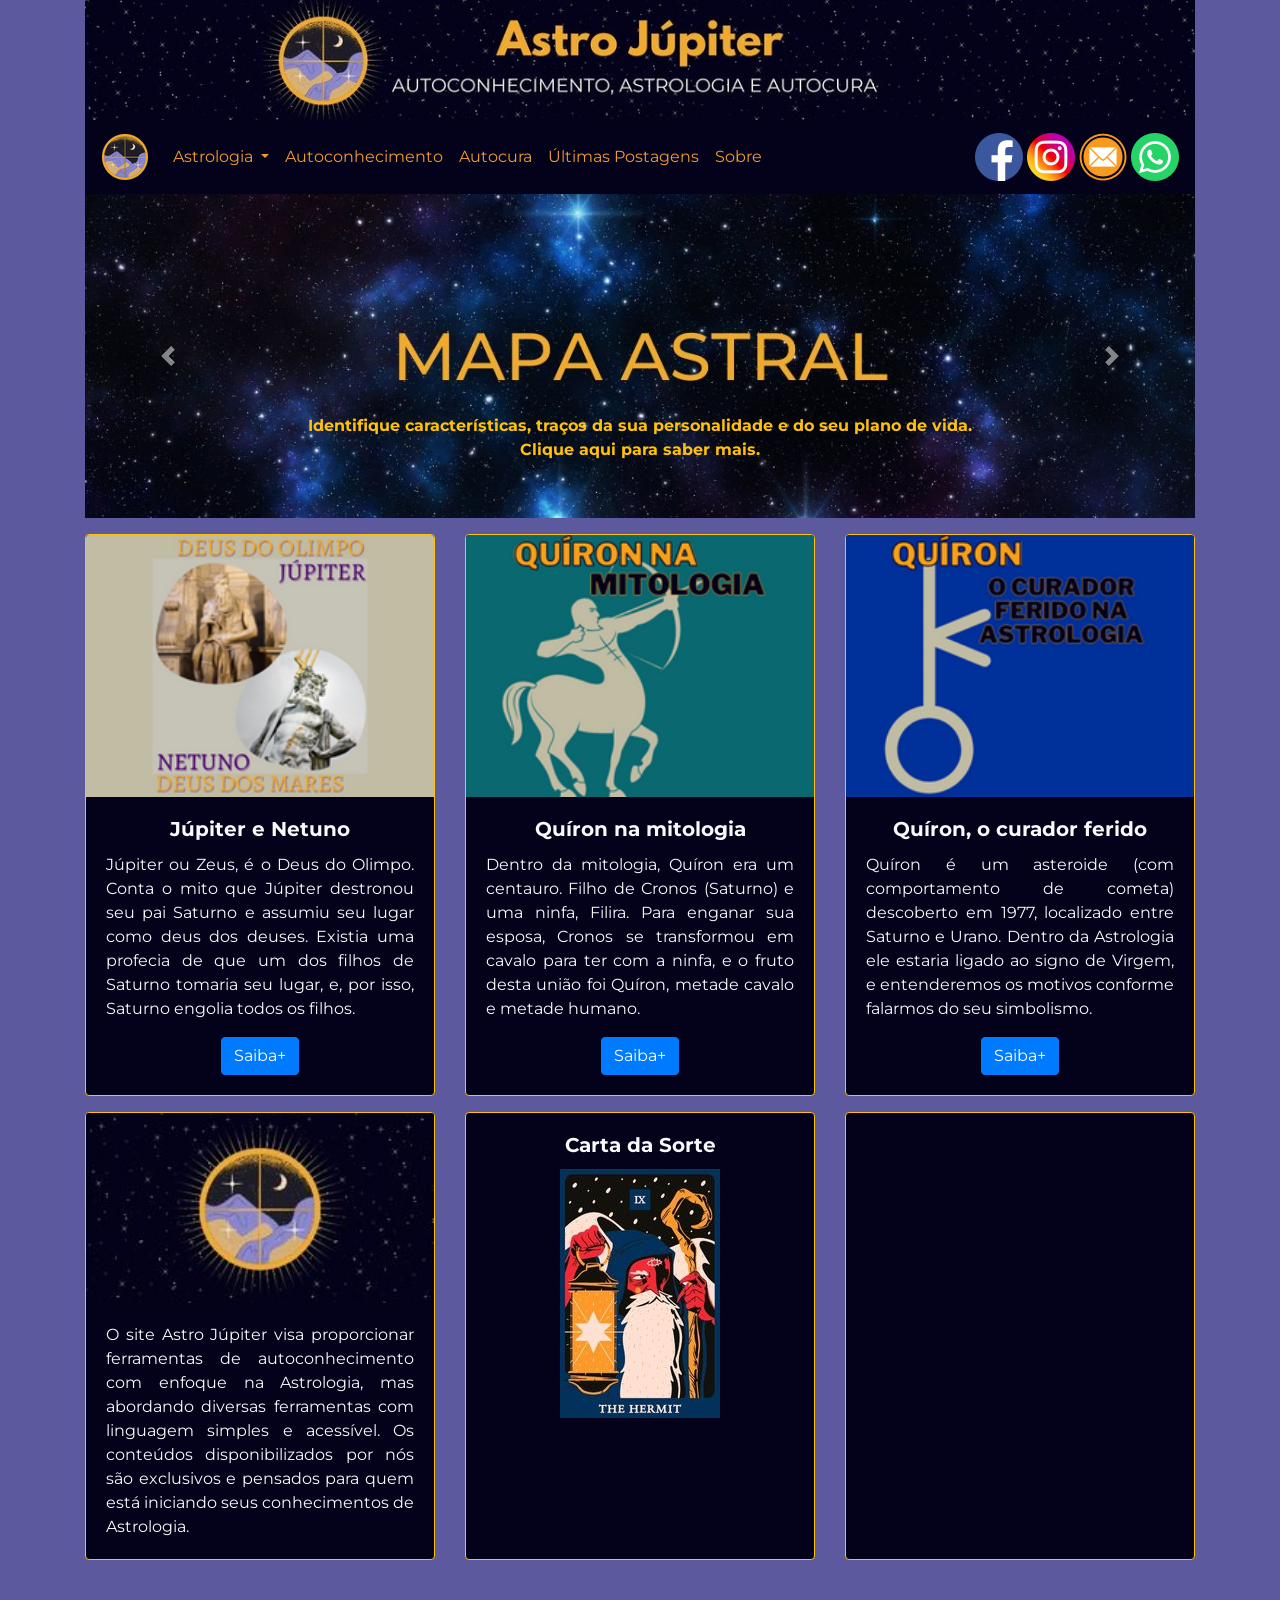
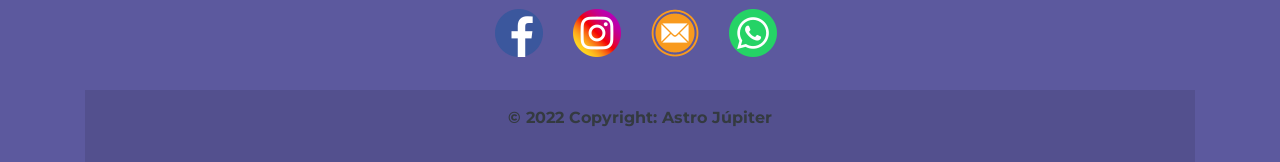
<file: astrojupiter/index.html>
<!DOCTYPE html>
<html lang="pt-br">

<head>
	<meta charset="UTF-8">
	<meta http-equiv="X-UA-Compatible" content="IE=edge">
	<meta name="viewport" content="width=device-width, initial-scale=1.0, shrink-to-fit=no">
	<meta name="description" content="Autoconhecimento Astrologia e Autocura">
	<meta name="keywords"
		content="autoconhecimento, astrologia, autocura, mapa astral, signos, zodiaco, mitologia, astro jupiter, planeta">
	<link rel="stylesheet" href="bootstrap/css/bootstrap.min.css">
	<link href="https://fonts.googleapis.com/css2?family=Montserrat&display=swap" rel="stylesheet">
	<link rel="shortcut icon" href="img/favicon.ico" type="image/x-icon">
	<link rel="stylesheet" href="style.css">
	<title>Astro Júpiter</title>
</head>

<body>
	<!-- BANNER TOPO -->
	<div class="container">
		<img src="img/banner-topo.jpg" alt="Banner Topo" class="img-fluid">

		<!-- FIM BANNER TOPO -->

		<!-- MENU -->
		<nav class="navbar navbar-expand-lg navbar-dark corDeFundo">
			<a class="navbar-brand" href="index.html"><img src="img/logo.png" alt="" class="fluid"></a>
			<button class="navbar-toggler" type="button" data-toggle="collapse" data-target="#conteudoNavbarSuportado"
				aria-controls="conteudoNavbarSuportado" aria-expanded="false" aria-label="Alterna navegação">
				<span class="navbar-toggler-icon"></span>
			</button>

			<div class="collapse navbar-collapse" id="conteudoNavbarSuportado">
				<ul class="navbar-nav mr-auto">
					<li class="nav-item dropdown">
						<a class="nav-link dropdown-toggle" href="#" id="navbarDropdown" role="button"
							data-toggle="dropdown" aria-haspopup="true" aria-expanded="false" style="color: #f19b2c;">
							Astrologia
						</a>
						<div class="dropdown-menu corDeFundo" aria-labelledby="navbarDropdown">
							<a class="dropdown-item" href="mapa-astral.html" style="color: #f19b2c;">Mapa Astral</a>
							<a class="dropdown-item" href="signos.html" style="color: #f19b2c;">Signos</a>
							<a class="dropdown-item" href="artigos.html" style="color: #f19b2c;">Artigos</a>
							<a class="dropdown-item" href="ebooks.html" style="color: #f19b2c;">E-Books</a>
						</div>
					</li>
					<li class="nav-item active">
						<a class="nav-link" href="autoconhecimento.html" style="color: #f19b2c;">Autoconhecimento<span
								class="sr-only"></span></a>
					</li>
					<li class="nav-item active">
						<a class="nav-link" href="autocura.html" style="color: #f19b2c;">Autocura<span
								class="sr-only"></span></a>
					</li>
					<li class="nav-item active">
						<a class="nav-link" href="posts.html" style="color: #f19b2c;">Últimas Postagens<span
								class="sr-only"></span></a>
					</li>
					<li class="nav-item active">
						<a class="nav-link" href="sobre.html" style="color: #f19b2c;">Sobre<span
								class="sr-only"></span></a>
				</ul>
			</div>
			<div>
				<a href="https://www.facebook.com/astro.jupter" target="_blank"><img src="img/facebook.png"
						alt="Facebook" title="Facebook" class="fluid"></a>
				<a href="https://www.instagram.com/astro.jupter/" target="_blank"><img src="img/instagram.png"
						alt="Instagram" title="Instagram" class="fluid"></a>
				<a href="mailto:contatoastrojupiter@gmail.com" target="_blank"><img src="img/email.png" alt="E-Mail"
						title="E-mail" class="fluid"></a>
				<a href="http://wa.me/+5511951454047" target="_blank"><img src="img/whatsapp.png" alt="Whatsapp"
						title="Whatsapp" class="fluid"></a>
			</div>
		</nav>
	</div>
	<!-- FIM MENU -->

	<!-- CARROSSEL-->
	<div class="container">
		<div id="carouselExampleFade" class="carousel slide carousel-fade" data-ride="carousel">
			<div class="carousel-inner">
				<div class="carousel-item active">
					<a href="mapa-astral.html"><img class="d-block w-100 fluid" src="img/carrossel1.jpg"
							alt="Mapa Astral"></a>
					<div class="carousel-caption d-none d-md-block">
						<p class="text-warning font-weight-bold">Identifique características, traços da sua
							personalidade e do seu plano de vida. <br>
							Clique aqui para saber mais.</p>
					</div>
				</div>
				<div class="carousel-item">
					<a href="ebooks.html"><img class="d-block w-100 fluid" src="img/carrossel2.jpg" alt="E-Book"></a>
					<div class="carousel-caption d-none d-md-block">
						<p class="text-warning font-weight-bold">Tem interesse por Astrologia mas não sabe por onde
							iniciar seus estudos? <br>Clique aqui e baixe
							gratuitamente o e-book "Guia de Astrologia para iniciantes"</p>
					</div>
				</div>
			</div>
			<a class="carousel-control-prev" href="#carouselExampleFade" role="button" data-slide="prev">
				<span class="carousel-control-prev-icon" aria-hidden="true"></span>
				<span class="sr-only">Anterior</span>
			</a>
			<a class="carousel-control-next" href="#carouselExampleFade" role="button" data-slide="next">
				<span class="carousel-control-next-icon" aria-hidden="true"></span>
				<span class="sr-only">Próximo</span>
			</a>
		</div>
	</div>
	<!-- FIM CARROSSEL -->

	<!-- ABAIXO DO CARROSSEL -->
	<!--
	<div class="container">
		<section class="card text-center bg-dark mt-3 border-warning">
			<div class="card-body">
				<h1>Destaques</h1>
			</div>
		</section>
	</div>
	-->
	<!-- FIM ABAIXO DO CARROSSEL -->

	<!-- CARTÕES -->
	<div class="container">
		<div class="card-deck mt-3">
			<div class="card border-warning corDeFundo">
				<img class="card-img-top fluid" src="img/astrologia.png" alt="Júpiter e Netuno">
				<div class="card-body text-light">
					<h5 class="card-title font-weight-bold text-center">Júpiter e Netuno</h5>
					<p class="card-text text-justify">Júpiter ou Zeus, é o Deus do Olimpo. Conta o mito que Júpiter
						destronou seu pai Saturno e assumiu seu lugar como deus dos deuses. Existia uma
						profecia de que um dos filhos de Saturno tomaria seu lugar, e, por isso, Saturno engolia todos
						os filhos.</p>
					<p class="card-text text-center text-light"><a class="btn btn-primary" href="artigos.html"
							role="button">Saiba+</a>
					</p>
				</div>
			</div>
			<div class="card border-warning corDeFundo">
				<img class="card-img-top fluid" src="img/autoconhecimento.png" alt="Quíron na mitologia">
				<div class="card-body text-light">
					<h5 class="card-title font-weight-bold text-center">Quíron na mitologia</h5>
					<p class="card-text text-justify text-light">Dentro da mitologia, Quíron era um centauro.
						Filho de Cronos
						(Saturno) e uma ninfa, Filira. Para enganar sua esposa, Cronos se transformou em cavalo para ter
						com a ninfa, e o fruto desta união foi Quíron, metade cavalo e metade humano.</p>
					<p class="card-text text-center text-light"><a class="btn btn-primary" href="artigos.html"
							role="button">Saiba+</a>
					</p>
				</div>
			</div>
			<div class="card border-warning corDeFundo">
				<img class="card-img-top fluid" src="img/mitologia.png" alt="Quíron, o curador ferido">
				<div class="card-body text-light">
					<h5 class="card-title font-weight-bold text-center">Quíron, o curador ferido</h5>
					<p class="card-text text-justify">Quíron é um asteroide (com comportamento de cometa) descoberto em
						1977, localizado entre Saturno e Urano. Dentro da Astrologia ele estaria
						ligado ao signo de Virgem, e entenderemos os motivos conforme falarmos do seu simbolismo. </p>
					<p class="card-text text-center text-light"><a class="btn btn-primary" href="artigos.html"
							role="button">Saiba+</a>
					</p>
				</div>
			</div>
		</div>
	</div>
	<!-- FIM CARTÕES -->

	<!-- CARTÕES 2 -->
	<div class="container mt-3">
		<div class="card-deck">
			<div class="card border-warning corDeFundo">
				<img class="card-img-top fluid" src="img/logo-card.jpg" alt="Astro Júpiter">
				<div class="card-body">
					<p class="card-text text-justify text-light">O site Astro Júpiter visa proporcionar
						ferramentas de
						autoconhecimento com enfoque na Astrologia, mas abordando diversas ferramentas com linguagem
						simples e acessível. Os conteúdos disponibilizados por nós são exclusivos e pensados para quem
						está iniciando seus conhecimentos de Astrologia.</p>
				</div>
			</div>
			<div class="card border-warning corDeFundo">
				<div class="card-body text-center text-light">
					<h5 class="card-title font-weight-bold">Carta da Sorte</h5>
					<img src="img/tarot1.jpg" class="fluid" alt="Tarot" id="carta">
					<p id="texto" class="mt-1 text-justify"></p>
					<script src="tarot.js">
					</script>
				</div>
			</div>
			<div class="card border-warning corDeFundo">
				<div class="card-body mx-auto">
					<p>
						<script src="https://sadhana.com.br/cgi-local/mapas/ceu.js"></script>
					</p>
				</div>
			</div>
		</div>
	</div>
	<!-- FIM CARTÕES 2 -->

	<!-- RODAPÉ -->
	<footer class="text-center container mt-3">
		<!-- Grid container -->
		<div class="container pt-4">
			<!-- Section: Social media -->
			<div class="mb-4">
				<!-- Facebook -->
				<a class="btn btn-link btn-floating btn-lg pl-2" href="https://www.facebook.com/astro.jupter"
					target="_blank" role="button" data-mdb-ripple-color="dark">
					<img src="img/facebook.png" alt="Facebook" title="Facebook">
				</a>

				<!-- Instagram -->
				<a class="btn btn-link btn-floating btn-lg pl-2" href="https://www.instagram.com/astro.jupter/"
					target="_blank" role="button" data-mdb-ripple-color="dark"><img src="img/instagram.png"
						alt="Instagram" title="Instagram"></a>

				<!-- E-mail -->
				<a class="btn btn-link btn-floating btn-lg pl-2" href="mailto:contatoastrojupiter@gmail.com"
					role="button" data-mdb-ripple-color="dark"><img src="img/email.png" alt="E-mail" title="E-mail"></a>

				<!-- Whatsapp -->
				<a class="btn btn-link btn-floating btn-lg pl-2" href="http://wa.me/+5511951454047" target="_blank"
					role="button" data-mdb-ripple-color="dark"><img src="img/whatsapp.png" alt="Whatsapp"
						title="Whatsapp"></a>

			</div>
			<!-- Section: Social media -->
		</div>
		<!-- Grid container -->

		<!-- Copyright -->
		<div class="text-center text-dark p-3 font-weight-bold fundoRodape">
			<p class="text-dark">© 2022 Copyright: Astro Júpiter</p>
		</div>
		<!-- Copyright -->
	</footer>
	<!-- FIM RODAPÉ -->
	<!-- JavaScript (Opcional) -->
	<!-- jQuery primeiro, depois Popper.js, depois Bootstrap JS -->
	<script src="bootstrap/jquery-3.3.1.slim.min.js"></script>
	<script src="bootstrap/popper.min.js"></script>
	<script src="bootstrap/js/bootstrap.min.js"></script>
</body>

</html>
</file>
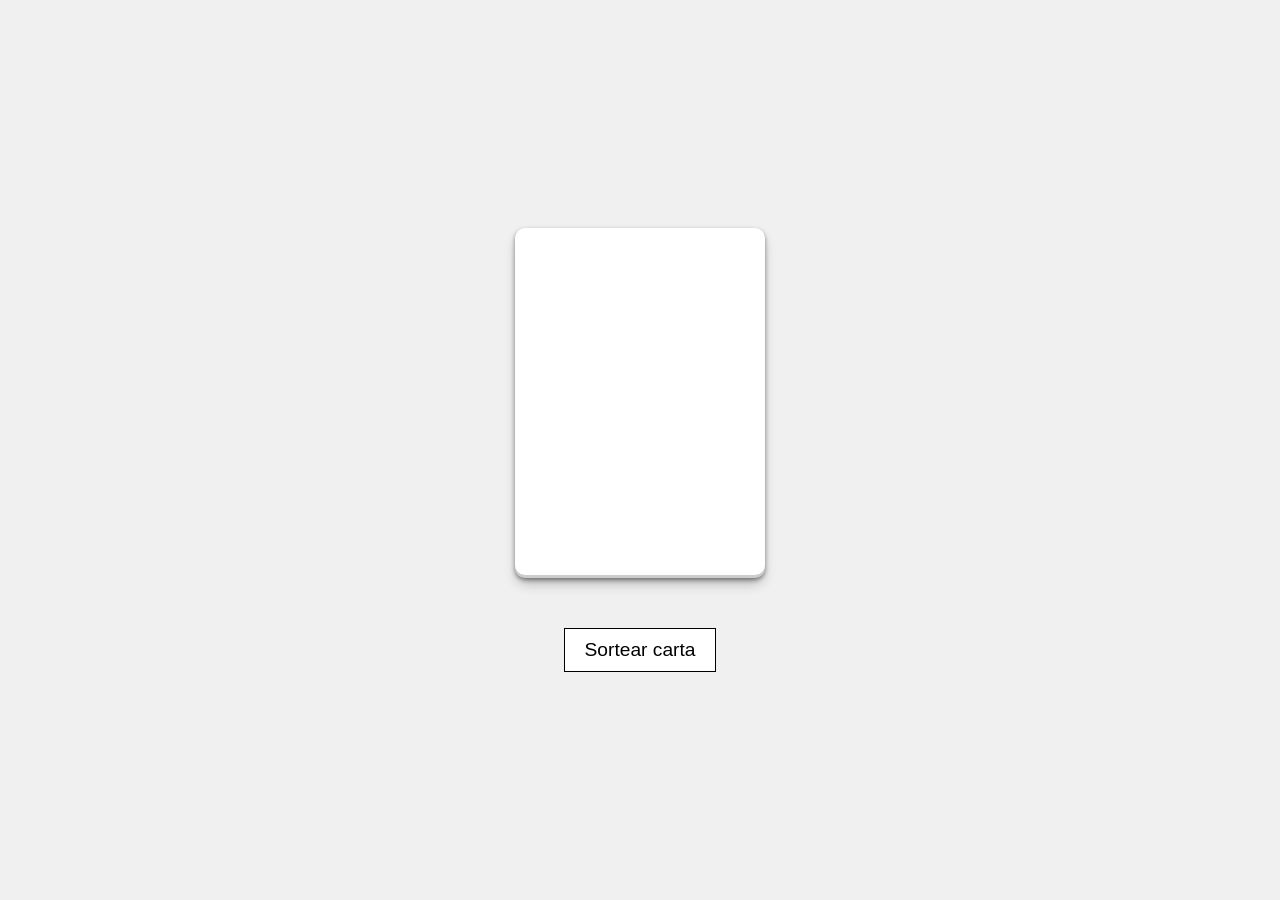
<file: carta/index.html>
<!DOCTYPE html>
<html lang="pt-br">
<head>
    <meta charset="UTF-8">
    <meta name="viewport" content="width=device-width, initial-scale=1.0">
    <title>Sorteio de uma carta</title>
    <link rel="stylesheet" href="style.css">
</head>
<body>
    <div class="container">
        <div class="carta">
            <div class="canto" id="supEsq"></div>
            <div class="centro" id="centroCarta"></div>
            <div class="canto" id="infDir"></div>
        </div>
        <button onclick="sortear()">Sortear carta</button>
    </div>
    <script src="app.js"></script>
</body>
</html>
</file>
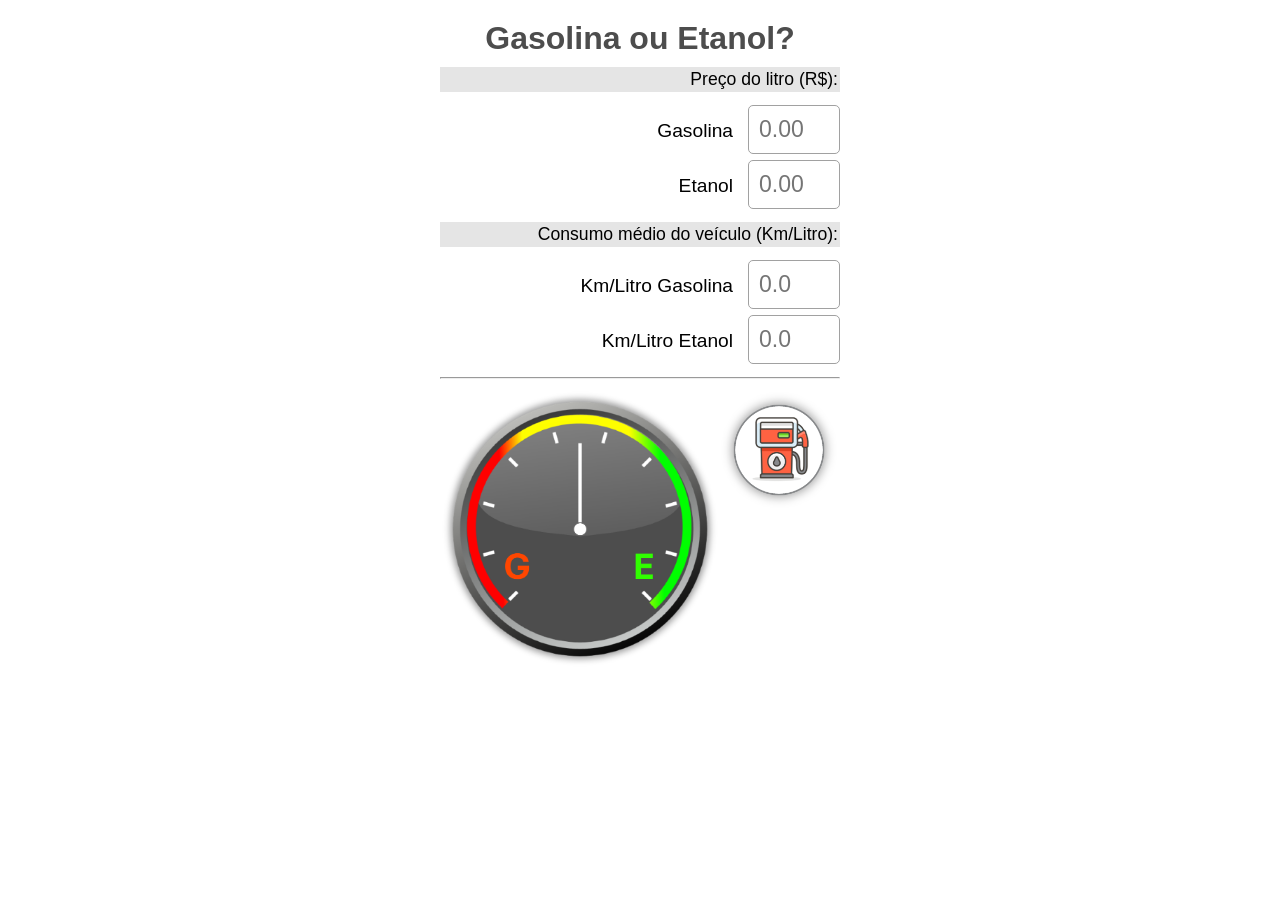
<file: etagas/index.html>
<!DOCTYPE html>
<html lang="pt-br">

<head>
    <meta charset="UTF-8">
    <meta name="viewport" content="width=device-width, initial-scale=1.0">
    <title>FLEX</title>
    <meta name="description" content="PWA - Calculadora flex (etanol ou gasolina?)">
    <link rel="shortcut icon" href="img/favicon.ico" type="image/x-icon">
    <link rel="stylesheet" href="style.css">
    <link rel="manifest" href="manifest.json">  
</head>

<body>
    <div class="container">
        <h1>Gasolina ou Etanol?</h1>
        <h2>Preço do litro (R$):</h2>
        <p>Gasolina<input type="number" id="gasolina" placeholder="0.00"></p>
        <p>Etanol<input type="number" id="etanol" placeholder="0.00"></p>
        <h2>Consumo médio do veículo (Km/Litro):</h2>
        <p>Km/Litro Gasolina<input type="number" id="kmGasolina" placeholder="0.0"></p>
        <p>Km/Litro Etanol<input type="number" id="kmEtanol" placeholder="0.0"></p>
        <hr>
        <table>
            <tr>
                <td id="left"><img src="img/flex.png" alt="medidor" id="status"></td>
                <td><img src="img/calcflex.png" alt="flex" onclick="calcular()"></td>
            </tr>
        </table>
    </div>
        <script src="app.js"></script>
</body>

</html>
</file>
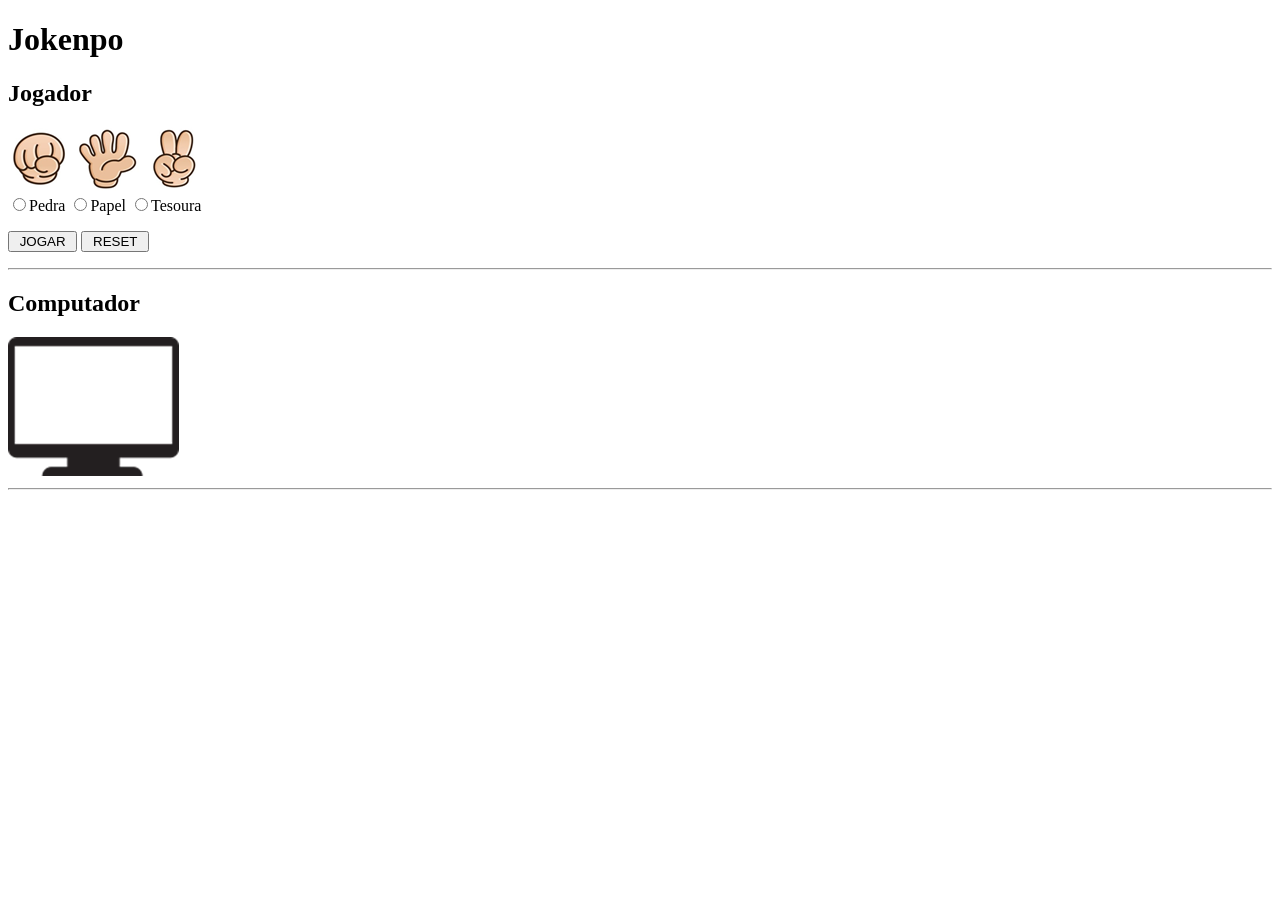
<file: jokenpow/index.html>
<!DOCTYPE html>
<html lang="pt-br">
<head>
    <meta charset="UTF-8">
    <meta name="viewport" content="width=device-width, initial-scale=1.0">
    <title>JoKenpo</title>
</head>
<body>
    <h1>Jokenpo</h1>
    <h2>Jogador</h2>
    <img src="img/pedra.png" alt="pedra">
    <img src="img/papel.png" alt="papel">
    <img src="img/tesoura.png" alt="tesoura">
    <form>
        <input type="radio" name="escolha" id="pedra">Pedra
        <input type="radio" name="escolha" id="papel">Papel
        <input type="radio" name="escolha" id="tesoura">Tesoura       
        <p>
            <!-- type="button" não envia o formulário (comportamento padrão)-->
            <input type="button" value=" JOGAR " onclick="jogar()"> 
            <input type="reset" value=" RESET " onclick="limpar()">
        </p>
    </form>
    <hr>
    <h2>Computador</h2>
    <img src="img/pc.png" alt="pc" id="pc">
    <hr>
    <h3 id="resultado"></h3>
    <script src="app.js"></script>
</body>
</html>
</file>
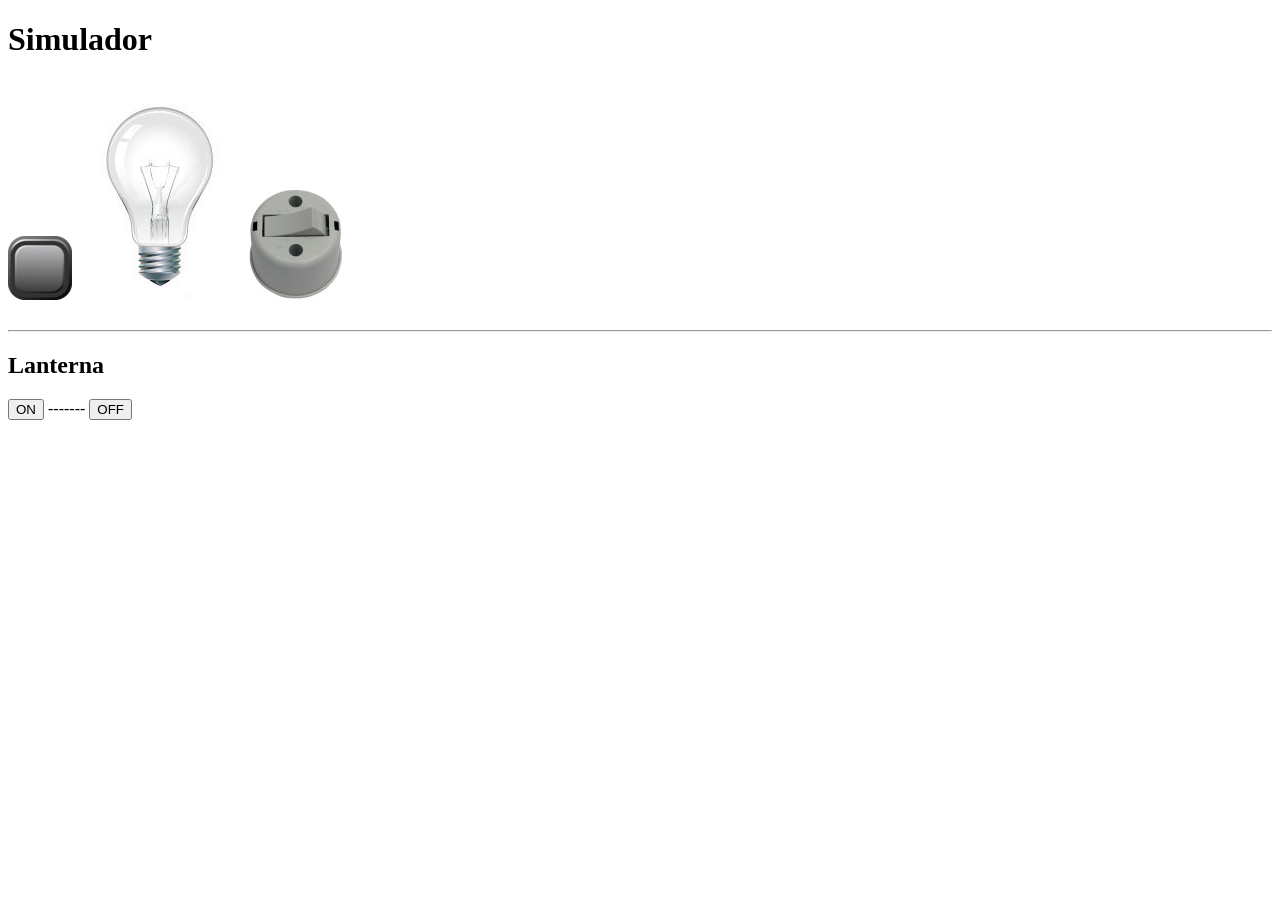
<file: lamp/index.html>
<!DOCTYPE html>
<html lang="pt-br">
<head>
    <meta charset="UTF-8">
    <meta name="viewport" content="width=device-width, initial-scale=1.0">
    <title>Lamp</title>
</head>
<body>
    <h1>Simulador</h1>
    <div class="container">
        <img src="img/button.png" alt="botão" id="button">
        <img src="img/off.jpg" alt="lâmpada" onclick="quebrar()" id="lamp">
        <img src="img/swoff.png" alt="interruptor" onclick="onoff()" id="interruptor">
    </div>
    <br>
    <hr>
    <h2>Lanterna</h2>
    <button onclick="ligar()">ON</button>
    -------
    <button onclick="desligar()">OFF</button>
    <script src="app.js"></script>
</body>
</html>
</file>
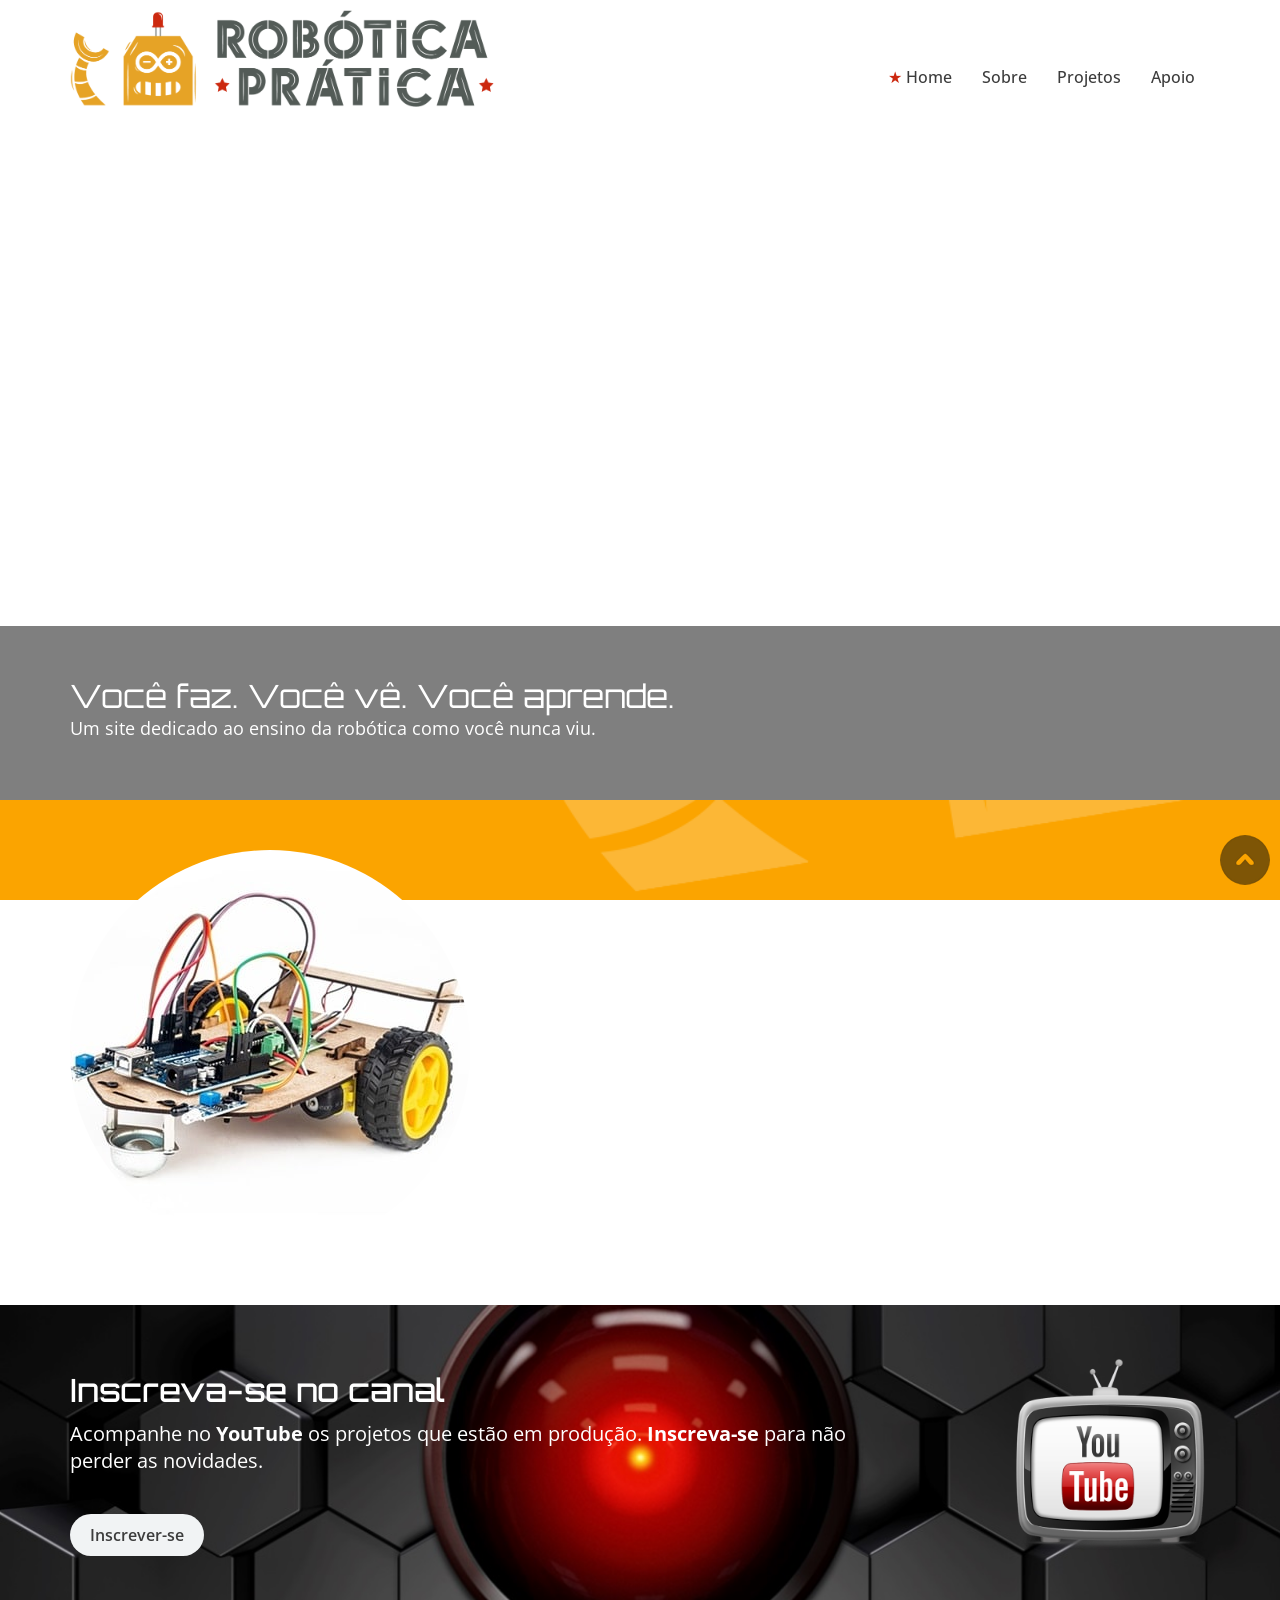
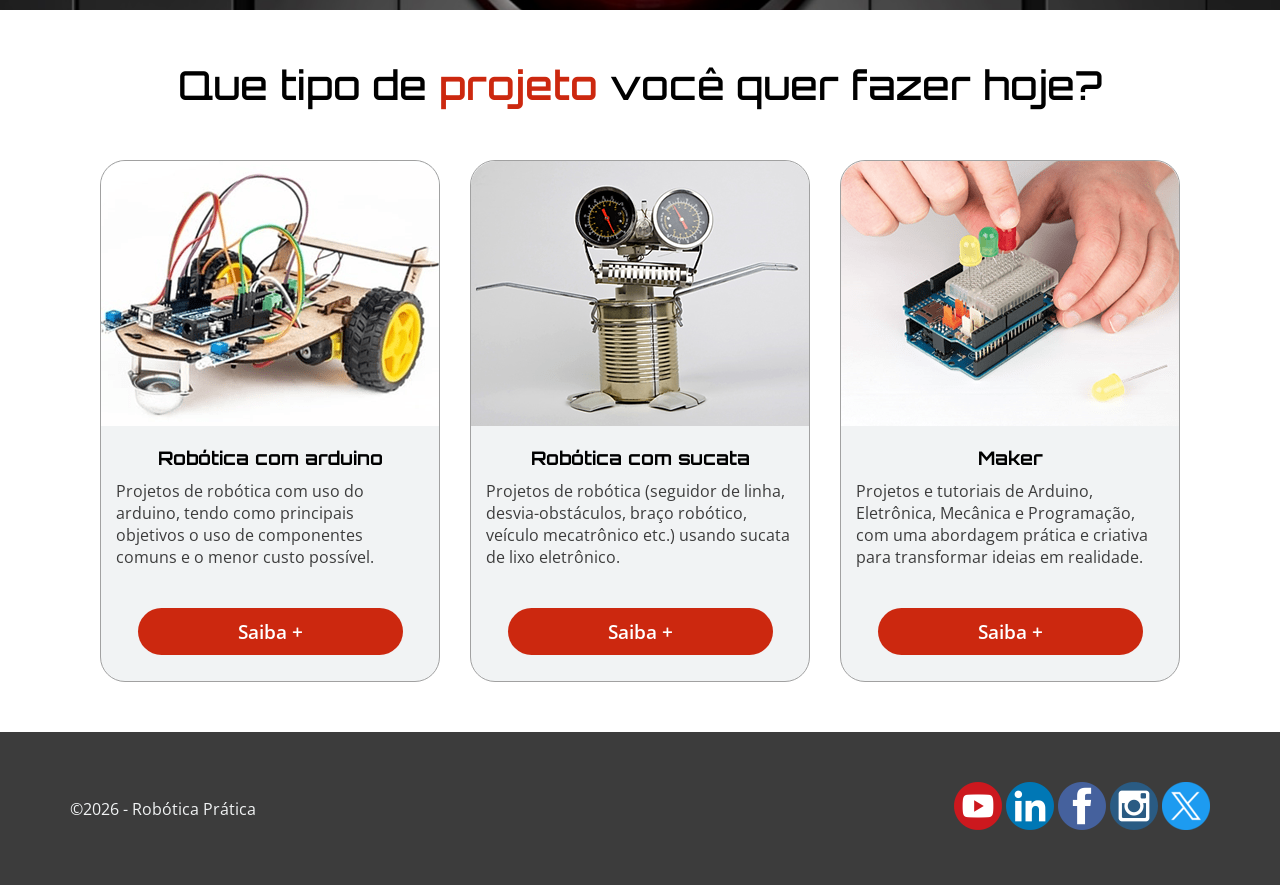
<file: roboticapratica/index.html>
<!DOCTYPE html>
<html lang="pt-br">

<head>
    <meta charset="UTF-8">
    <meta name="viewport" content="width=device-width, initial-scale=1.0">
    <title>Robótica Prática</title>
    <link rel="stylesheet" href="./css/style.css">
    <meta name="description" content="Um site dedicado ao ensino da robótica como você nunca viu.">
    <link rel="icon" href="./img/favicon.png">
</head>

<body id="index">
    <!-- Cabeçalho -->
    <header>
        <div class="FlexMenu">
            <div id="logo">
                <img src="./img/logo.png" alt="logo robótica prática">
            </div>
            <!-- Menu -->
            <nav>
                <input type="checkbox" id="check">
                <label for="check">&#x268c;</label>
                <ul>
                    <li><a href="index.html"><span id="s1">&#9733;</span> Home</a></li>
                    <li><a href="sobre.html"><span id="s2">&#9733;</span> Sobre</a></li>
                    <li><a href="projetos.html"><span id="s3">&#9733;</span> Projetos</a></li>
                    <li><a href="apoio.html"><span id="s4">&#9733;</span> Apoio</a></li>
                </ul>
            </nav>
        </div>
    </header>

    <!-- Destaque -->
    <div id="destaque">
        <video autoplay muted loop src="img/sonar.mp4"></video>
        <div class="Banner">
            <div class="Container">
                <p id="slogan">Você faz. Você vê. Você aprende.</p>
                <p id="textoDestaque">Um site dedicado ao ensino da robótica como você nunca viu.</p>
            </div>
        </div>
    </div>

    <!-- Introdução -->
    <main id="intro">
        <div class="Container FlexSection">
            <div id="destaqueIntro">
                <img src="./img/roboticaarduino.jpg" alt="robótica arduino">
            </div>
            <div id="textoIntro">
                <h1>Aprender na prática</h1>
                <p>Aprenda robótica de forma prática e divertida desenvolvendo projetos simples e de baixo custo.</p>
                <div class="TopicosIntro FlexSection">
                    <img src="img/deftp.png" alt="robô">
                    <p>Robótica com Arduino</p>
                </div>
                <div class="TopicosIntro FlexSection">
                    <img src="img/robot.png" alt="robot">
                    <p>Robótica com sucata</p>
                </div>
                <div class="TopicosIntro FlexSection">
                    <img src="img/microcontrolador.png" alt="chip">
                    <p>Arduino</p>
                </div>
            </div>
        </div>
    </main>

    <!-- YouTube -->
    <section id="youtube">
        <div class="Container FlexSection">
            <div id="textoYoutube">
                <h2>Inscreva-se no canal</h2>
                <p>Acompanhe no <span class="Destacado">YouTube</span> os projetos que estão em produção.
                    <span class="Destacado">Inscreva-se</span> para não perder as novidades.
                </p>
                <a href="https://www.youtube.com/c/RoboticapraticaBr?sub_confirmation=1" target="_blank"
                    class="Button">Inscrever-se</a>
            </div>
            <div id="imagemYoutube">
                <img src="./img/canalyoutube.png" alt="canal youtube">
            </div>
        </div>
    </section>

    <!-- Projetos -->
    <section id="projetos">
        <div class="Container">
            <h2>Que tipo de <span id="destacado2">projeto</span> você quer fazer hoje?</h2>
            <!-- Cards -->
            <div class="FlexCard">
                <div class="Card">
                    <img src="./img/robotica-pratica.png" alt="robótica com arduino">
                    <h3>Robótica com arduino</h3>
                    <p>Projetos de robótica com uso do arduino, tendo como principais objetivos o uso de componentes
                        comuns e o menor custo possível.</p>
                    <a href="robotica-livre.html" class="Button">Saiba +</a>
                </div>
                <div class="Card">
                    <img src="./img/robotica-sucata.png" alt="robótica com sucata">
                    <h3>Robótica com sucata</h3>
                    <p>Projetos de robótica (seguidor de linha, desvia-obstáculos, braço robótico, veículo mecatrônico
                        etc.) usando sucata de lixo eletrônico.</p>
                    <a href="robotica-simples.html" class="Button">Saiba +</a>
                </div>
                <div class="Card">
                    <img src="./img/arduino.png" alt="arduino">
                    <h3>Maker</h3>
                    <p>Projetos e tutoriais de Arduino, Eletrônica, Mecânica e Programação, com uma abordagem prática e criativa para transformar ideias em realidade.</p>
                    <a href="projetos.html" class="Button">Saiba +</a>
                </div>
            </div>
        </div>
    </section>

    <!-- Rodapé -->
    <footer>
        <div class="Container Flex">
            <div id="social">
                <a href="https://www.youtube.com/c/RoboticapraticaBr" target="_blank"><img src="./img/youtube.png"
                        alt="youtube"></a>
                <a href="https://www.linkedin.com/in/professorjosedeassis" target="_blank"><img src="./img/linkedin.png"
                        alt="linkedin"></a>
                <a href="https://www.facebook.com/professorjosedeassis" target="_blank"><img src="./img/facebook.png"
                        alt="facebook"></a>
                <a href="https://www.instagram.com/prof.joseassis/" target="_blank"><img src="./img/instagram.png"
                        alt="instagram"></a>
                <a href="https://twitter.com/joseassis" target="_blank"><img src="./img/twitter.png" alt="twitter"></a>
            </div>
            <div id="copyright">
                <p>©<span id="copyrightYear"></span> - Robótica Prática</p>
            </div>
        </div>
    </footer>

    <!-- Topo do site -->
    <a href="#logo" id="topo"><img src="./img/topo.png" alt="seta topo"></a>

    <script src="./js/script.js"></script>
</body>

</html>
</file>
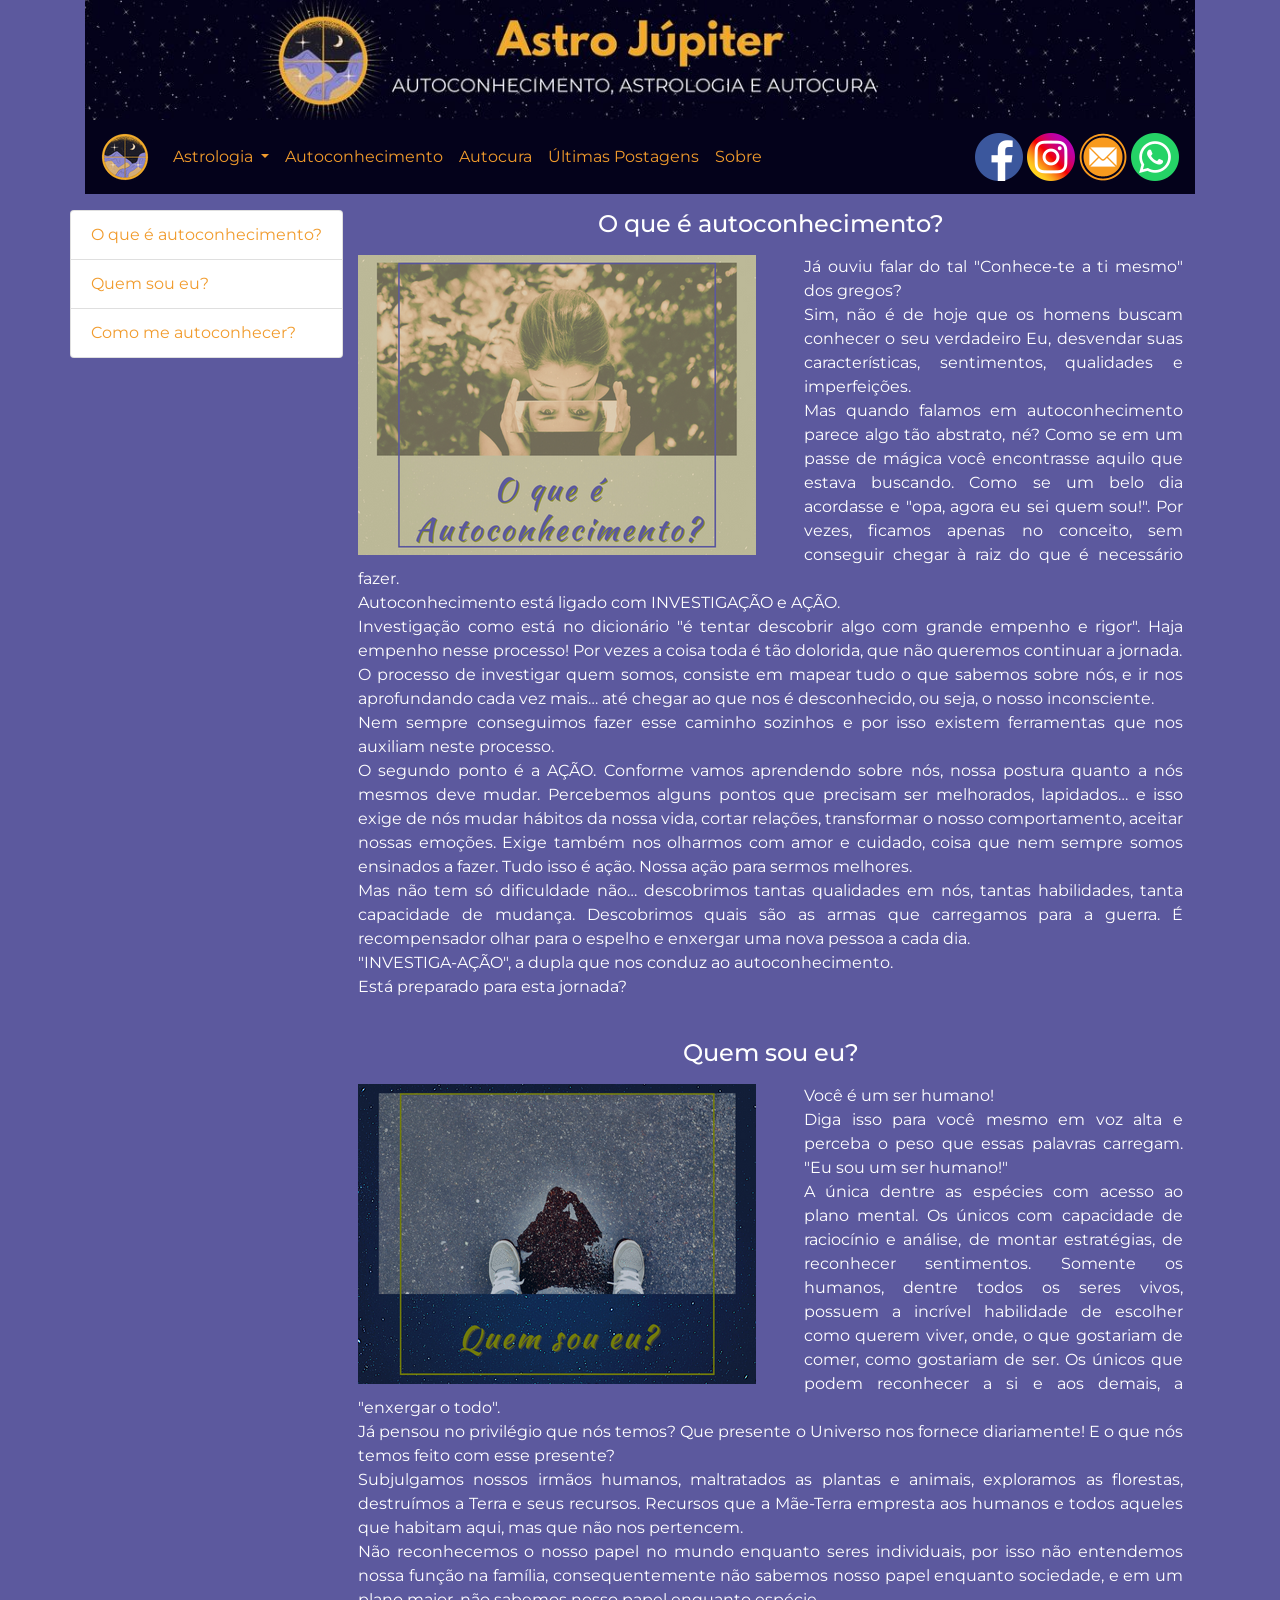
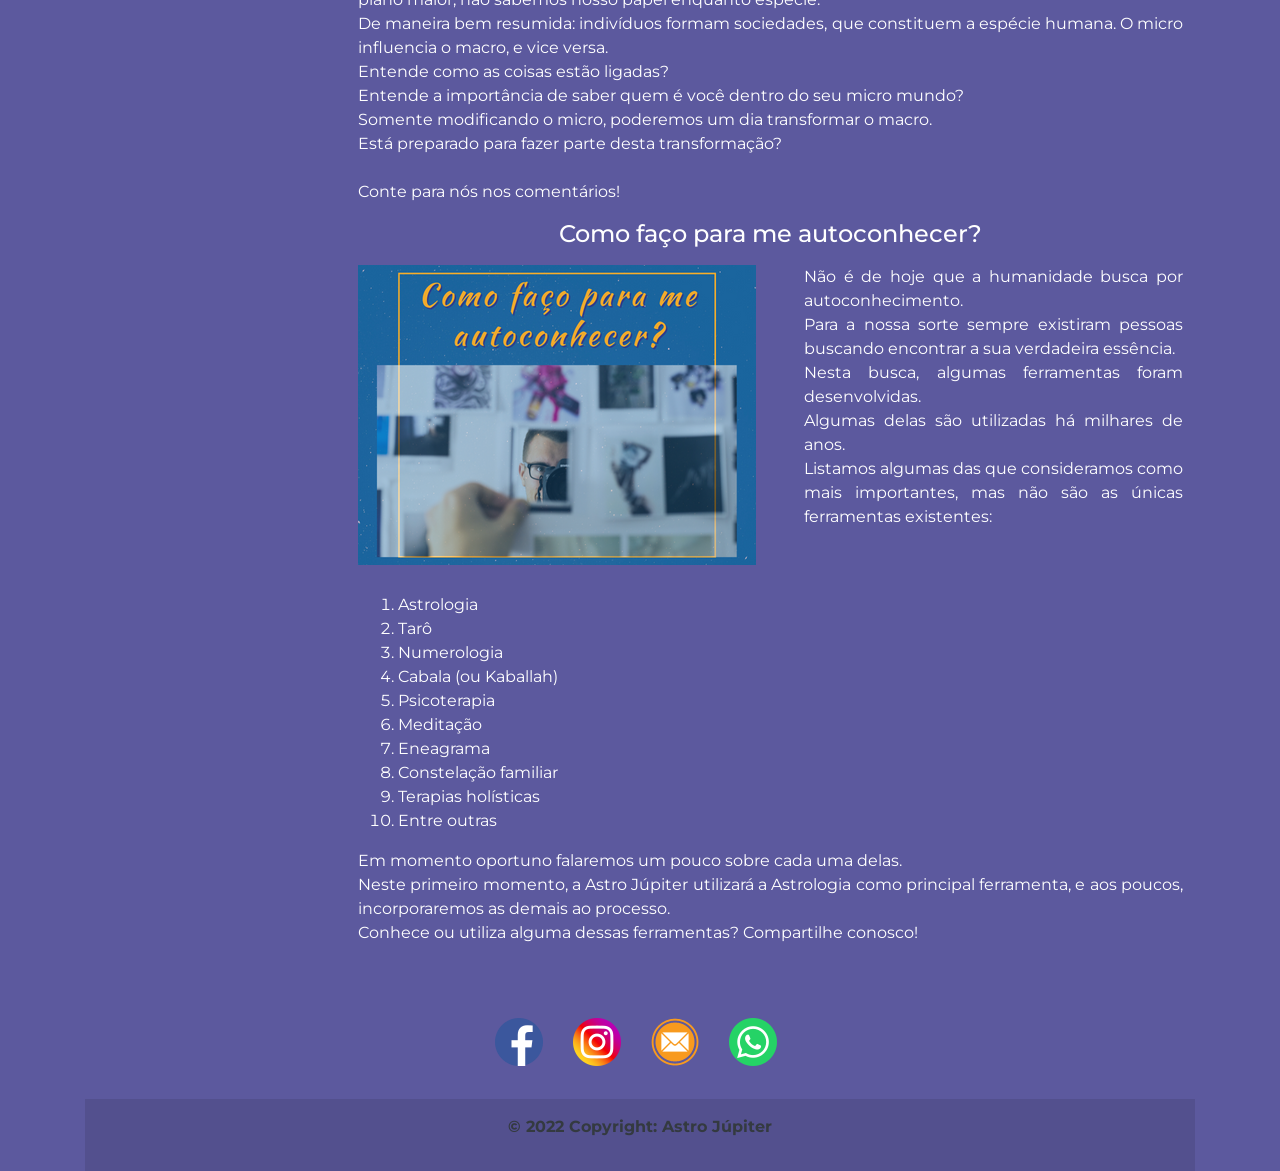
<file: astrojupiter/artigos.html>
<!DOCTYPE html>
<html lang="pt-br">

<head>
    <meta charset="UTF-8">
    <meta http-equiv="X-UA-Compatible" content="IE=edge">
    <meta name="viewport" content="width=device-width, initial-scale=1.0, shrink-to-fit=no">
    <meta name="description" content="Autoconhecimento Astrologia e Autocura">
    <meta name="keywords"
        content="autoconhecimento, astrologia, autocura, mapa astral, signos, zodiaco, mitologia, astro jupiter, planeta">
    <link rel="stylesheet" href="bootstrap/css/bootstrap.min.css">
    <link href="https://fonts.googleapis.com/css2?family=Montserrat&display=swap" rel="stylesheet">
    <link rel="shortcut icon" href="img/favicon.ico" type="image/x-icon">
    <link rel="stylesheet" href="style.css">
    <title>Artigos</title>
</head>

<body>
    <!-- BANNER TOPO -->
    <div class="container">
        <img src="img/banner-topo.jpg" alt="Banner Topo" class="img-fluid">

        <!-- FIM BANNER TOPO -->

        <!-- MENU -->
        <nav class="navbar navbar-expand-lg navbar-dark corDeFundo">
            <a class="navbar-brand" href="index.html"><img src="img/logo.png" alt="" class="fluid"></a>
            <button class="navbar-toggler" type="button" data-toggle="collapse" data-target="#conteudoNavbarSuportado"
                aria-controls="conteudoNavbarSuportado" aria-expanded="false" aria-label="Alterna navegação">
                <span class="navbar-toggler-icon"></span>
            </button>

            <div class="collapse navbar-collapse" id="conteudoNavbarSuportado">
                <ul class="navbar-nav mr-auto">
                    <li class="nav-item dropdown">
                        <a class="nav-link dropdown-toggle" href="#" id="navbarDropdown" role="button"
                            data-toggle="dropdown" aria-haspopup="true" aria-expanded="false" style="color: #f19b2c;">
                            Astrologia
                        </a>
                        <div class="dropdown-menu corDeFundo" aria-labelledby="navbarDropdown">
                            <a class="dropdown-item" href="mapa-astral.html" style="color: #f19b2c;">Mapa Astral</a>
                            <a class="dropdown-item" href="signos.html" style="color: #f19b2c;">Signos</a>
                            <a class="dropdown-item" href="artigos.html" style="color: #f19b2c;">Artigos</a>
                            <a class="dropdown-item" href="ebooks.html" style="color: #f19b2c;">E-Books</a>
                        </div>
                    </li>
                    <li class="nav-item active">
                        <a class="nav-link" href="autoconhecimento.html" style="color: #f19b2c;">Autoconhecimento<span
                                class="sr-only"></span></a>
                    </li>
                    <li class="nav-item active">
                        <a class="nav-link" href="autocura.html" style="color: #f19b2c;">Autocura<span
                                class="sr-only"></span></a>
                    </li>
                    <li class="nav-item active">
                        <a class="nav-link" href="posts.html" style="color: #f19b2c;">Últimas Postagens<span
                                class="sr-only"></span></a>
                    </li>
                    <li class="nav-item active">
                        <a class="nav-link" href="sobre.html" style="color: #f19b2c;">Sobre<span
                                class="sr-only"></span></a>
                </ul>
            </div>
            <div>
                <a href="https://www.facebook.com/astro.jupter" target="_blank"><img src="img/facebook.png"
                        alt="Facebook" title="Facebook" class="fluid"></a>
                <a href="https://www.instagram.com/astro.jupter/" target="_blank"><img src="img/instagram.png"
                        alt="Instagram" title="Instagram" class="fluid"></a>
                <a href="mailto:contatoastrojupiter@gmail.com" target="_blank"><img src="img/email.png" alt="E-Mail"
                        title="E-mail" class="fluid"></a>
                <a href="http://wa.me/+5511951454047" target="_blank"><img src="img/whatsapp.png" alt="Whatsapp"
                        title="Whatsapp" class="fluid"></a>
            </div>
        </nav>
    </div>
    <!-- FIM MENU -->

    <!-- CONTEÚDO -->
    <div class="container mt-3">
        <div class="row">
            <div id="list-example" class="list-group col-sm3">
                <a class="list-group-item list-group-item-action corDaFonteAmarela" href="#list-item-1">O que é
                    autoconhecimento?</a>
                <a class="list-group-item list-group-item-action corDaFonteAmarela" href="#list-item-2">Quem sou
                    eu?</a>
                <a class="list-group-item list-group-item-action corDaFonteAmarela" href="#list-item-3">Como me
                    autoconhecer?</a>
            </div>
            <div data-target="#list-example" data-offset="0"
                class="scrollspy-example col-sm-9 text-justify corDaFonteBranca">
                <h4 id="list-item-1" class="text-center mb-3">O que é autoconhecimento?</h4>
                <p class="mt-3"><img src="img/o-que-e-autoconhecimento.png" alt="O que é autoconhecimento?"
                        class="img-fluid float-left pr-5">
                    Já ouviu falar do tal "Conhece-te a ti mesmo" dos gregos? <br>
                    Sim, não é de hoje que os homens buscam conhecer o seu verdadeiro Eu, desvendar suas
                    características, sentimentos, qualidades e imperfeições.<br>
                    Mas quando falamos em autoconhecimento parece algo tão abstrato, né? Como se em um passe de mágica
                    você encontrasse aquilo que estava buscando. Como se um belo dia acordasse e "opa, agora eu sei quem
                    sou!". Por vezes, ficamos apenas no conceito, sem conseguir chegar à raiz do que é necessário
                    fazer.<br>
                    Autoconhecimento está ligado com INVESTIGAÇÃO e AÇÃO.<br>
                    Investigação como está no dicionário "é tentar descobrir algo com grande empenho e rigor". Haja
                    empenho nesse processo! Por vezes a coisa toda é tão dolorida, que não queremos continuar a
                    jornada.<br>
                    O processo de investigar quem somos, consiste em mapear tudo o que sabemos sobre nós, e ir nos
                    aprofundando cada vez mais… até chegar ao que nos é desconhecido, ou seja, o nosso inconsciente.<br>
                    Nem sempre conseguimos fazer esse caminho sozinhos e por isso existem ferramentas que nos auxiliam
                    neste processo.<br>
                    O segundo ponto é a AÇÃO. Conforme vamos aprendendo sobre nós, nossa postura quanto a nós mesmos
                    deve mudar. Percebemos alguns pontos que precisam ser melhorados, lapidados… e isso exige de nós
                    mudar hábitos da nossa vida, cortar relações, transformar o nosso comportamento, aceitar nossas
                    emoções. Exige também nos olharmos com amor e cuidado, coisa que nem sempre somos ensinados a fazer.
                    Tudo isso é ação. Nossa ação para sermos melhores.<br>
                    Mas não tem só dificuldade não… descobrimos tantas qualidades em nós, tantas habilidades, tanta
                    capacidade de mudança. Descobrimos quais são as armas que carregamos para a guerra. É recompensador
                    olhar para o espelho e enxergar uma nova pessoa a cada dia.<br>
                    "INVESTIGA-AÇÃO", a dupla que nos conduz ao autoconhecimento.<br>
                    Está preparado para esta jornada?<br><br>
                </p>
                <h4 id="list-item-2" class="text-center mb-3">Quem sou eu?</h4>
                <p class="mt-3"><img src="img/quem-sou-eu.png" alt="Quem sou eu?" class="img-fluid float-left pr-5">
                    Você é um ser humano!<br>
                    Diga isso para você mesmo em voz alta e perceba o peso que essas palavras carregam. "Eu sou um ser
                    humano!" <br>
                    A única dentre as espécies com acesso ao plano mental. Os únicos com capacidade de raciocínio e
                    análise, de montar estratégias, de reconhecer sentimentos. Somente os humanos, dentre todos os seres
                    vivos, possuem a incrível habilidade de escolher como querem viver, onde, o que gostariam de comer,
                    como gostariam de ser. Os únicos que podem reconhecer a si e aos demais, a "enxergar o todo".<br>
                    Já pensou no privilégio que nós temos?
                    Que presente o Universo nos fornece diariamente!
                    E o que nós temos feito com esse presente?<br>
                    Subjulgamos nossos irmãos humanos, maltratados as plantas e animais, exploramos as florestas,
                    destruímos a Terra e seus recursos. Recursos que a Mãe-Terra empresta aos humanos e todos aqueles
                    que habitam aqui, mas que não nos pertencem.<br>
                    Não reconhecemos o nosso papel no mundo enquanto seres individuais, por isso não entendemos nossa
                    função na família, consequentemente não sabemos nosso papel enquanto sociedade, e em um plano maior,
                    não sabemos nosso papel enquanto espécie.<br>
                    De maneira bem resumida: indivíduos formam sociedades, que constituem a espécie humana. O micro
                    influencia o macro, e vice versa.<br>
                    Entende como as coisas estão ligadas?<br>
                    Entende a importância de saber quem é você dentro do seu micro mundo?<br>
                    Somente modificando o micro, poderemos um dia transformar o macro.<br>
                    Está preparado para fazer parte desta transformação? <br><br>
                    Conte para nós nos comentários! <br>
                </p>

                <h4 id="list-item-3" class="text-center mb-3">Como faço para me autoconhecer?</h4>
                <p class="mt-3">
                    <img src="img/como-faco-para-me-autoconhecer.png" alt="Como faço para me autoconhecer?"
                        class="img-fluid float-left pr-5">Não é de hoje que a humanidade busca por autoconhecimento.
                    <br>
                    Para a nossa sorte sempre existiram pessoas buscando encontrar a sua verdadeira essência. <br>
                    Nesta busca, algumas ferramentas foram desenvolvidas. <br>
                    Algumas delas são utilizadas há milhares de anos. <br>
                    Listamos algumas das que consideramos como mais importantes, mas não são as únicas ferramentas
                    existentes:<br><br><br>
                <ol>
                    <li>Astrologia</li>
                    <li>Tarô</li>
                    <li>Numerologia</li>
                    <li>Cabala (ou Kaballah)</li>
                    <li>Psicoterapia</li>
                    <li>Meditação</li>
                    <li>Eneagrama</li>
                    <li>Constelação familiar</li>
                    <li>Terapias holísticas</li>
                    <li>Entre outras</li>
                </ol>

                Em momento oportuno falaremos um pouco sobre cada uma delas. <br>
                Neste primeiro momento, a Astro Júpiter utilizará a Astrologia como principal ferramenta, e aos poucos,
                incorporaremos as demais ao processo. <br>
                Conhece ou utiliza alguma dessas ferramentas?
                Compartilhe conosco! <br><br>
            </div>
        </div>
    </div>
    <!-- FIM CONTEÚDO -->



    <!-- RODAPÉ -->
    <footer class="text-center container mt-3">
        <!-- Grid container -->
        <div class="container pt-4">
            <!-- Section: Social media -->
            <div class="mb-4">
                <!-- Facebook -->
                <a class="btn btn-link btn-floating btn-lg pl-2" href="https://www.facebook.com/astro.jupter"
                    target="_blank" role="button" data-mdb-ripple-color="dark">
                    <img src="img/facebook.png" alt="Facebook" title="Facebook">
                </a>

                <!-- Instagram -->
                <a class="btn btn-link btn-floating btn-lg pl-2" href="https://www.instagram.com/astro.jupter/"
                    target="_blank" role="button" data-mdb-ripple-color="dark"><img src="img/instagram.png"
                        alt="Instagram" title="Instagram"></a>

                <!-- E-mail -->
                <a class="btn btn-link btn-floating btn-lg pl-2" href="mailto:contatoastrojupiter@gmail.com"
                    role="button" data-mdb-ripple-color="dark"><img src="img/email.png" alt="E-mail" title="E-mail"></a>

                <!-- Whatsapp -->
                <a class="btn btn-link btn-floating btn-lg pl-2" href="http://wa.me/+5511951454047" target="_blank"
                    role="button" data-mdb-ripple-color="dark"><img src="img/whatsapp.png" alt="Whatsapp"
                        title="Whatsapp"></a>

            </div>
            <!-- Section: Social media -->
        </div>
        <!-- Grid container -->

        <!-- Copyright -->
        <div class="text-center text-dark p-3 font-weight-bold fundoRodape">
            <p class="text-dark">© 2022 Copyright: Astro Júpiter</p>
        </div>
        <!-- Copyright -->
    </footer>
    <!-- FIM RODAPÉ -->
    <!-- JavaScript (Opcional) -->
    <!-- jQuery primeiro, depois Popper.js, depois Bootstrap JS -->
    <script src="bootstrap/jquery-3.3.1.slim.min.js"></script>
    <script src="bootstrap/popper.min.js"></script>
    <script src="bootstrap/js/bootstrap.min.js"></script>
</body>

</html>
</file>
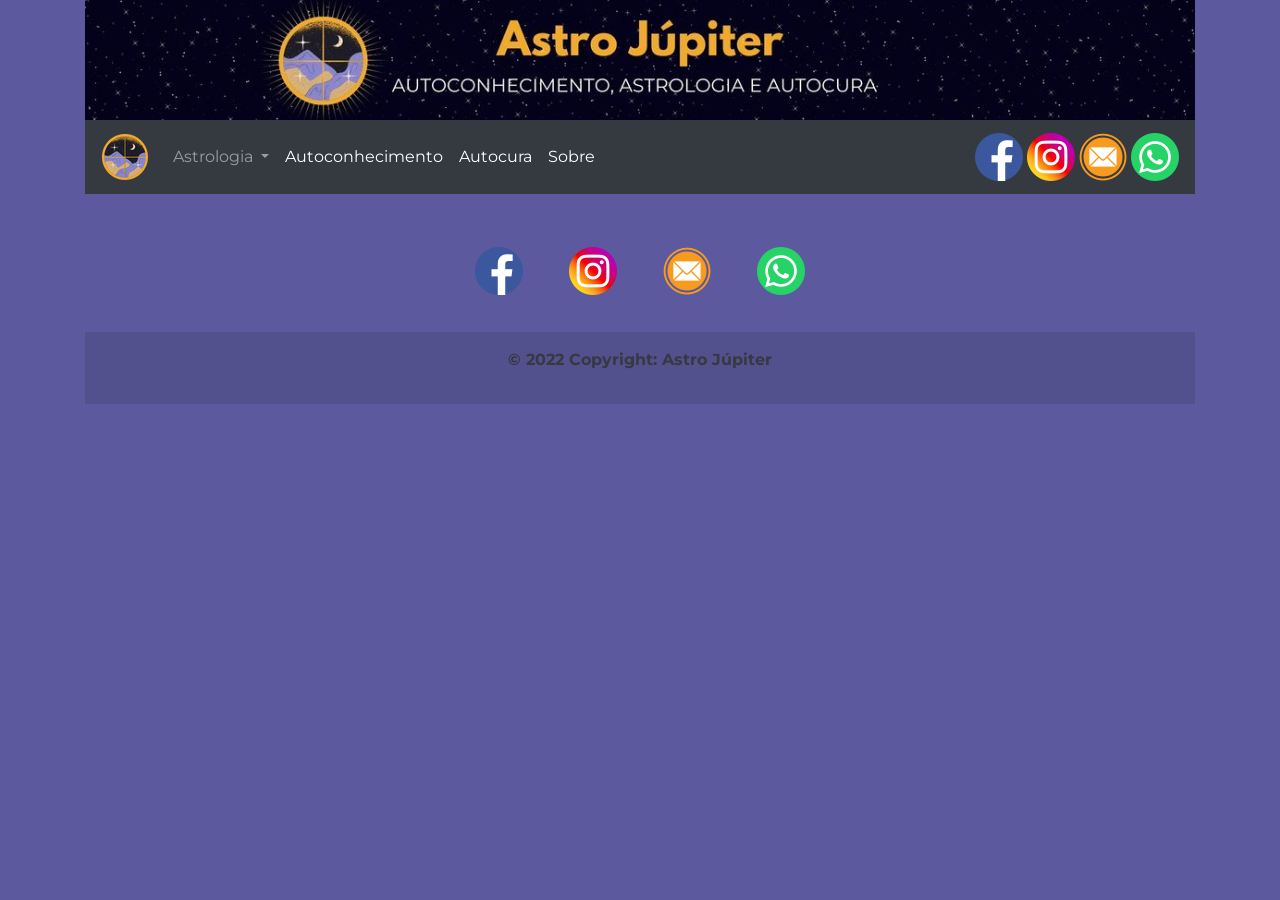
<file: astrojupiter/autoconhecimento.html>
<!DOCTYPE html>
<html lang="pt-br">

<head>
	<meta charset="UTF-8">
	<meta http-equiv="X-UA-Compatible" content="IE=edge">
	<meta name="viewport" content="width=device-width, initial-scale=1.0, shrink-to-fit=no">
	<meta name="description" content="Autoconhecimento Astrologia e Autocura">
	<meta name="keywords"
		content="autoconhecimento, astrologia, autocura, mapa astral, signos, zodiaco, mitologia, astro jupiter, planeta">
	<link rel="stylesheet" href="bootstrap/css/bootstrap.min.css">
	<link href="https://fonts.googleapis.com/css2?family=Montserrat&display=swap" rel="stylesheet">
	<link rel="shortcut icon" href="img/favicon.ico" type="image/x-icon">
	<title>Auto Conhecimento</title>
</head>

<body style="background-color: #5c599e; font-family: 'Montserrat', sans-serif;">
	<!-- BANNER TOPO -->
	<div class="container">
		<img src="img/banner-topo.jpg" alt="Banner Topo" class="img-fluid">

		<!-- FIM BANNER TOPO -->

		<!-- MENU -->
		<nav class="navbar navbar-expand-lg navbar-dark bg-dark">
			<a class="navbar-brand" href="index.html"><img src="img/logo.png" alt="" class="fluid"></a>
			<button class="navbar-toggler" type="button" data-toggle="collapse" data-target="#conteudoNavbarSuportado"
				aria-controls="conteudoNavbarSuportado" aria-expanded="false" aria-label="Alterna navegação">
				<span class="navbar-toggler-icon"></span>
			</button>

			<div class="collapse navbar-collapse" id="conteudoNavbarSuportado">
				<ul class="navbar-nav mr-auto">
					<li class="nav-item dropdown">
						<a class="nav-link dropdown-toggle" href="#" id="navbarDropdown" role="button"
							data-toggle="dropdown" aria-haspopup="true" aria-expanded="false">
							Astrologia
						</a>
						<div class="dropdown-menu" aria-labelledby="navbarDropdown">
							<a class="dropdown-item" href="mapa-astral.html">Mapa Astral</a>
							<a class="dropdown-item" href="signos.html">Signos</a>
							<a class="dropdown-item" href="posts.html">Postagens</a>
							<a class="dropdown-item" href="ebooks.html">E-Books</a>
						</div>
					</li>
					<li class="nav-item active">
						<a class="nav-link" href="autoconhecimento.html">Autoconhecimento<span
								class="sr-only"></span></a>
					</li>
					<li class="nav-item active">
						<a class="nav-link" href="autocura.html">Autocura<span class="sr-only"></span></a>
					</li>
					<li class="nav-item active">
						<a class="nav-link" href="sobre.html">Sobre<span class="sr-only"></span></a>
				</ul>
			</div>
			<div>
				<a href="https://www.facebook.com/astro.jupter" target="_blank"><img src="img/facebook.png"
						alt="Facebook" title="Facebook" class="fluid"></a>
				<a href="https://www.instagram.com/astro.jupter/" target="_blank"><img src="img/instagram.png"
						alt="Instagram" title="Instagram" class="fluid"></a>
				<a href="mailto:contatoastrojupiter@gmail.com" target="_blank"><img src="img/email.png" alt="E-Mail"
						title="E-mail" class="fluid"></a>
				<a href="http://wa.me/+5511951454047" target="_blank"><img src="img/whatsapp.png" alt="Whatsapp"
						title="Whatsapp" class="fluid"></a>
			</div>
		</nav>
	</div>
	<!-- FIM MENU -->

	

	<!-- RODAPÉ -->
	<footer class="text-center text-white container mt-3">
		<!-- Grid container -->
		<div class="container pt-4">
			<!-- Section: Social media -->
			<div class="mb-4">
				<!-- Facebook -->
				<a class="btn btn-link btn-floating btn-lg text-dark m-1" href="https://www.facebook.com/astro.jupter"
					target="_blank" role="button" data-mdb-ripple-color="dark">
					<img src="img/facebook.png" alt="Facebook" title="Facebook" class="fluid">
				</a>

				<!-- Instagram -->
				<a class="btn btn-link btn-floating btn-lg text-dark m-1" href="https://www.instagram.com/astro.jupter/"
					target="_blank" role="button" data-mdb-ripple-color="dark"><img src="img/instagram.png"
						alt="Instagram" title="Instagram" class="fluid"></a>

				<!-- E-mail -->
				<a class="btn btn-link btn-floating btn-lg text-dark m-1" href="mailto:contatoastrojupiter@gmail.com"
					role="button" data-mdb-ripple-color="dark"><img src="img/email.png" alt="E-mail" title="E-mail" class="fluid"></a>

				<!-- Whatsapp -->
				<a class="btn btn-link btn-floating btn-lg text-dark m-1" href="http://wa.me/+5511951454047"
					target="_blank" role="button" data-mdb-ripple-color="dark"><img src="img/whatsapp.png"
						alt="Whatsapp" title="Whatsapp" class="fluid"></a>

			</div>
			<!-- Section: Social media -->
		</div>
		<!-- Grid container -->

		<!-- Copyright -->
		<div class="text-center text-dark p-3 font-weight-bold" style="background-color: rgba(0, 0, 0, 0.1);">
			<p class="text-dark">© 2022 Copyright: Astro Júpiter</p>
		</div>
		<!-- Copyright -->
	</footer>



	<!-- FIM RODAPÉ -->
	<!-- JavaScript (Opcional) -->
	<!-- jQuery primeiro, depois Popper.js, depois Bootstrap JS -->
	<script src="bootstrap/jquery-3.3.1.slim.min.js"></script>
	<script src="bootstrap/popper.min.js"></script>
	<script src="bootstrap/js/bootstrap.min.js"></script>
</body>
</html>
</file>
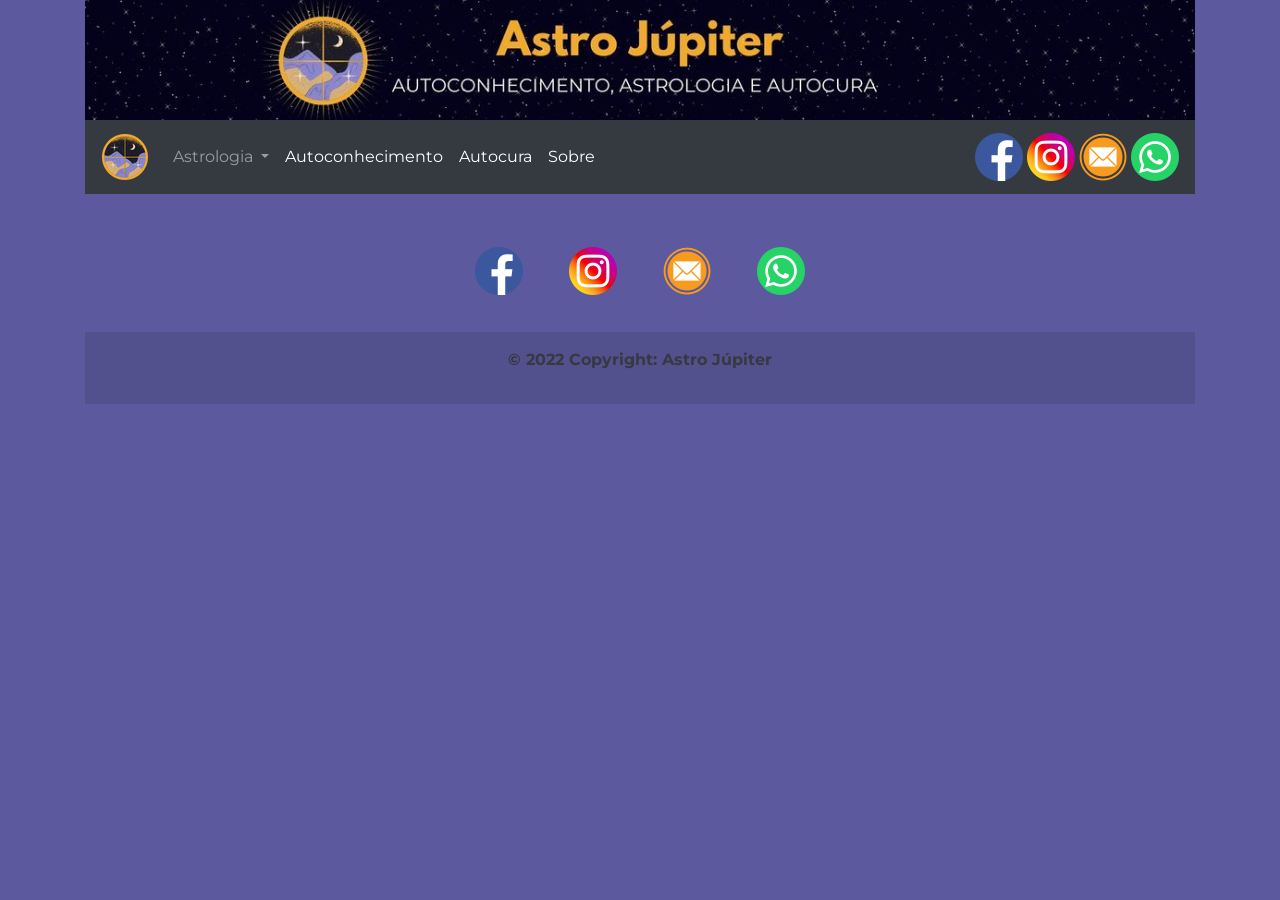
<file: astrojupiter/autocura.html>
<!DOCTYPE html>
<html lang="pt-br">

<head>
	<meta charset="UTF-8">
	<meta http-equiv="X-UA-Compatible" content="IE=edge">
	<meta name="viewport" content="width=device-width, initial-scale=1.0, shrink-to-fit=no">
	<meta name="description" content="Autoconhecimento Astrologia e Autocura">
	<meta name="keywords"
		content="autoconhecimento, astrologia, autocura, mapa astral, signos, zodiaco, mitologia, astro jupiter, planeta">
	<link rel="stylesheet" href="bootstrap/css/bootstrap.min.css">
	<link href="https://fonts.googleapis.com/css2?family=Montserrat&display=swap" rel="stylesheet">
	<link rel="shortcut icon" href="img/favicon.ico" type="image/x-icon">
	<title>Auto Cura</title>
</head>

<body style="background-color: #5c599e; font-family: 'Montserrat', sans-serif;">
	<!-- BANNER TOPO -->
	<div class="container">
		<img src="img/banner-topo.jpg" alt="Banner Topo" class="img-fluid">

		<!-- FIM BANNER TOPO -->

		<!-- MENU -->
		<nav class="navbar navbar-expand-lg navbar-dark bg-dark">
			<a class="navbar-brand" href="index.html"><img src="img/logo.png" alt="" class="fluid"></a>
			<button class="navbar-toggler" type="button" data-toggle="collapse" data-target="#conteudoNavbarSuportado"
				aria-controls="conteudoNavbarSuportado" aria-expanded="false" aria-label="Alterna navegação">
				<span class="navbar-toggler-icon"></span>
			</button>

			<div class="collapse navbar-collapse" id="conteudoNavbarSuportado">
				<ul class="navbar-nav mr-auto">
					<li class="nav-item dropdown">
						<a class="nav-link dropdown-toggle" href="#" id="navbarDropdown" role="button"
							data-toggle="dropdown" aria-haspopup="true" aria-expanded="false">
							Astrologia
						</a>
						<div class="dropdown-menu" aria-labelledby="navbarDropdown">
							<a class="dropdown-item" href="mapa-astral.html">Mapa Astral</a>
							<a class="dropdown-item" href="signos.html">Signos</a>
							<a class="dropdown-item" href="posts.html">Postagens</a>
							<a class="dropdown-item" href="ebooks.html">E-Books</a>
						</div>
					</li>
					<li class="nav-item active">
						<a class="nav-link" href="autoconhecimento.html">Autoconhecimento<span
								class="sr-only"></span></a>
					</li>
					<li class="nav-item active">
						<a class="nav-link" href="autocura.html">Autocura<span class="sr-only"></span></a>
					</li>
					<li class="nav-item active">
						<a class="nav-link" href="sobre.html">Sobre<span class="sr-only"></span></a>
				</ul>
			</div>
			<div>
				<a href="https://www.facebook.com/astro.jupter" target="_blank"><img src="img/facebook.png"
						alt="Facebook" title="Facebook" class="fluid"></a>
				<a href="https://www.instagram.com/astro.jupter/" target="_blank"><img src="img/instagram.png"
						alt="Instagram" title="Instagram" class="fluid"></a>
				<a href="mailto:contatoastrojupiter@gmail.com" target="_blank"><img src="img/email.png" alt="E-Mail"
						title="E-mail" class="fluid"></a>
				<a href="http://wa.me/+5511951454047" target="_blank"><img src="img/whatsapp.png" alt="Whatsapp"
						title="Whatsapp" class="fluid"></a>
			</div>
		</nav>
	</div>
	<!-- FIM MENU -->

	

	<!-- RODAPÉ -->
	<footer class="text-center text-white container mt-3">
		<!-- Grid container -->
		<div class="container pt-4">
			<!-- Section: Social media -->
			<div class="mb-4">
				<!-- Facebook -->
				<a class="btn btn-link btn-floating btn-lg text-dark m-1" href="https://www.facebook.com/astro.jupter"
					target="_blank" role="button" data-mdb-ripple-color="dark">
					<img src="img/facebook.png" alt="Facebook" title="Facebook" class="fluid">
				</a>

				<!-- Instagram -->
				<a class="btn btn-link btn-floating btn-lg text-dark m-1" href="https://www.instagram.com/astro.jupter/"
					target="_blank" role="button" data-mdb-ripple-color="dark"><img src="img/instagram.png"
						alt="Instagram" title="Instagram" class="fluid"></a>

				<!-- E-mail -->
				<a class="btn btn-link btn-floating btn-lg text-dark m-1" href="mailto:contatoastrojupiter@gmail.com"
					role="button" data-mdb-ripple-color="dark"><img src="img/email.png" alt="E-mail" title="E-mail" class="fluid"></a>

				<!-- Whatsapp -->
				<a class="btn btn-link btn-floating btn-lg text-dark m-1" href="http://wa.me/+5511951454047"
					target="_blank" role="button" data-mdb-ripple-color="dark"><img src="img/whatsapp.png"
						alt="Whatsapp" title="Whatsapp" class="fluid"></a>

			</div>
			<!-- Section: Social media -->
		</div>
		<!-- Grid container -->

		<!-- Copyright -->
		<div class="text-center text-dark p-3 font-weight-bold" style="background-color: rgba(0, 0, 0, 0.1);">
			<p class="text-dark">© 2022 Copyright: Astro Júpiter</p>
		</div>
		<!-- Copyright -->
	</footer>



	<!-- FIM RODAPÉ -->
	<!-- JavaScript (Opcional) -->
	<!-- jQuery primeiro, depois Popper.js, depois Bootstrap JS -->
	<script src="bootstrap/jquery-3.3.1.slim.min.js"></script>
	<script src="bootstrap/popper.min.js"></script>
	<script src="bootstrap/js/bootstrap.min.js"></script>
</body>
</html>
</file>
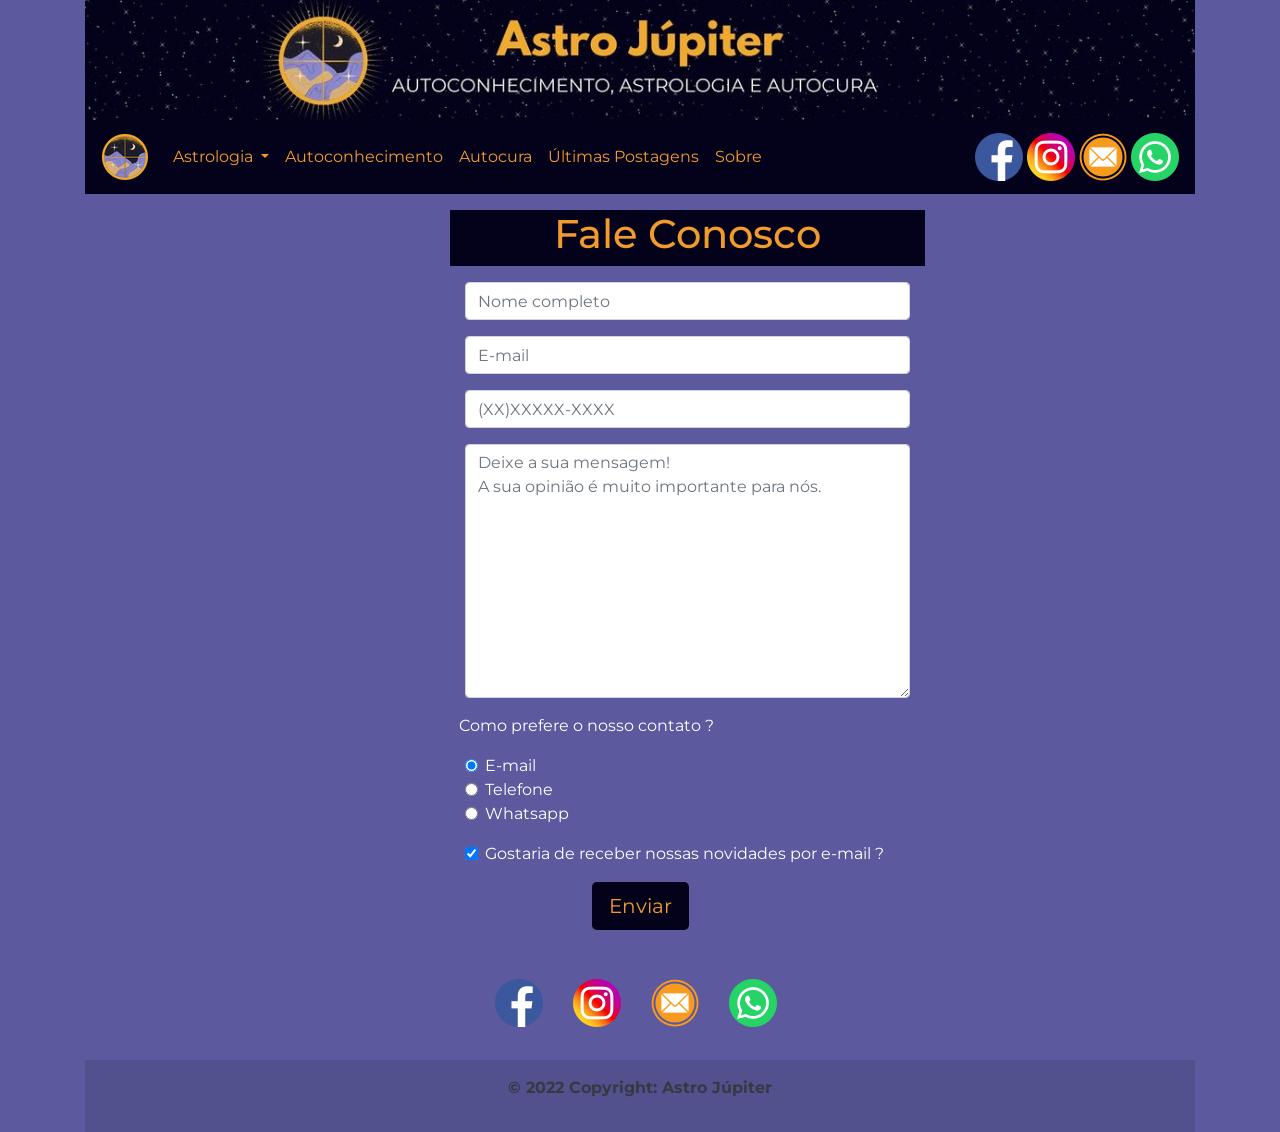
<file: astrojupiter/contato.html>
<!DOCTYPE html>
<html lang="pt-br">

<head>
    <meta charset="UTF-8">
    <meta http-equiv="X-UA-Compatible" content="IE=edge">
    <meta name="viewport" content="width=device-width, initial-scale=1.0, shrink-to-fit=no">
    <meta name="description" content="Autoconhecimento Astrologia e Autocura">
    <meta name="keywords"
        content="autoconhecimento, astrologia, autocura, mapa astral, signos, zodiaco, mitologia, astro jupiter, planeta">
    <link rel="stylesheet" href="bootstrap/css/bootstrap.min.css">
    <link href="https://fonts.googleapis.com/css2?family=Montserrat&display=swap" rel="stylesheet">
    <link rel="shortcut icon" href="img/favicon.ico" type="image/x-icon">
    <link rel="stylesheet" href="style.css">
    <title>Astro Júpiter</title>
</head>

<body>
    <!-- BANNER TOPO -->
    <div class="container">
        <img src="img/banner-topo.jpg" alt="Banner Topo" class="img-fluid">

        <!-- FIM BANNER TOPO -->

        <!-- MENU -->
		<nav class="navbar navbar-expand-lg navbar-dark corDeFundo">
			<a class="navbar-brand" href="index.html"><img src="img/logo.png" alt="" class="fluid"></a>
			<button class="navbar-toggler" type="button" data-toggle="collapse" data-target="#conteudoNavbarSuportado"
				aria-controls="conteudoNavbarSuportado" aria-expanded="false" aria-label="Alterna navegação">
				<span class="navbar-toggler-icon"></span>
			</button>

			<div class="collapse navbar-collapse" id="conteudoNavbarSuportado">
				<ul class="navbar-nav mr-auto">
					<li class="nav-item dropdown">
						<a class="nav-link dropdown-toggle" href="#" id="navbarDropdown" role="button"
							data-toggle="dropdown" aria-haspopup="true" aria-expanded="false" style="color: #f19b2c;">
							Astrologia
						</a>
						<div class="dropdown-menu corDeFundo" aria-labelledby="navbarDropdown">
							<a class="dropdown-item" href="mapa-astral.html" style="color: #f19b2c;">Mapa Astral</a>
							<a class="dropdown-item" href="signos.html" style="color: #f19b2c;">Signos</a>
							<a class="dropdown-item" href="artigos.html" style="color: #f19b2c;">Artigos</a>
							<a class="dropdown-item" href="ebooks.html" style="color: #f19b2c;">E-Books</a>
						</div>
					</li>
					<li class="nav-item active">
						<a class="nav-link" href="autoconhecimento.html" style="color: #f19b2c;">Autoconhecimento<span
								class="sr-only"></span></a>
					</li>
					<li class="nav-item active">
						<a class="nav-link" href="autocura.html" style="color: #f19b2c;">Autocura<span
								class="sr-only"></span></a>
					</li>
					<li class="nav-item active">
						<a class="nav-link" href="posts.html" style="color: #f19b2c;">Últimas Postagens<span
								class="sr-only"></span></a>
					</li>
					<li class="nav-item active">
						<a class="nav-link" href="sobre.html" style="color: #f19b2c;">Sobre<span
								class="sr-only"></span></a>
				</ul>
			</div>
			<div>
				<a href="https://www.facebook.com/astro.jupter" target="_blank"><img src="img/facebook.png"
						alt="Facebook" title="Facebook" class="fluid"></a>
				<a href="https://www.instagram.com/astro.jupter/" target="_blank"><img src="img/instagram.png"
						alt="Instagram" title="Instagram" class="fluid"></a>
				<a href="mailto:contatoastrojupiter@gmail.com" target="_blank"><img src="img/email.png" alt="E-Mail"
						title="E-mail" class="fluid"></a>
				<a href="http://wa.me/+5511951454047" target="_blank"><img src="img/whatsapp.png" alt="Whatsapp"
						title="Whatsapp" class="fluid"></a>
			</div>
		</nav>
	</div>
	<!-- FIM MENU -->

    <!-- FALE CONOSCO -->
    <div class="container mt-3">
        <div class="row">
            <div class="col-sm-4"></div>
            <div class="col-sm-5 text-center corDeFundo">
                <h1 class="corDaFonteAmarela">Fale Conosco</h1>
            </div>
        </div>
    </div>
    <!-- FIM FALE CONOSCO -->

    <div class="container mt-3">
        <form>
            <div class="form-group row">
                <div class="col-sm-4"></div>
                <div class="col-sm-5">
                    <input type="text" class="form-control" id="inputName" placeholder="Nome completo">
                </div>
            </div>
            <div class="form-group row">
                <div class="col-sm-4"></div>
                <div class="col-sm-5">
                    <input type="email" class="form-control" id="inputEmail3" placeholder="E-mail">
                </div>
            </div>
            <div class="form-group row">
                <div class="col-sm-4"></div>
                <div class="col-sm-5">
                    <input type="tel" class="form-control" id="inputPhone" placeholder="(XX)XXXXX-XXXX">
                </div>
            </div>

            <div class="form-group row">
                <div class="col-sm-4"></div>

                <div class="col-sm-5">
                    <textarea class="form-control" id="exampleFormControlTextarea1" rows="10" placeholder="Deixe a sua mensagem! 
A sua opinião é muito importante para nós."></textarea>
                </div>
            </div>

            <div class="container">
                <div class="row">
                    <div class="col-sm-4 ml-1"></div>
                    <p class="corDaFonteBranca">Como prefere o nosso contato ?</p>
                </div>
            </div>
            <fieldset class="form-group text-light">
                <div class="row">
                    <div class="col-sm-4"></div>
                    <div class="col-sm-5 corDaFonteBranca">
                        <div class="form-check">
                            <input class="form-check-input" type="radio" name="gridRadios" id="gridRadios1"
                                value="opcao1" checked>
                            <label class="form-check-label" for="gridRadios1">
                                E-mail
                            </label>
                        </div>
                        <div class="form-check">
                            <input class="form-check-input" type="radio" name="gridRadios" id="gridRadios2"
                                value="opcao2">
                            <label class="form-check-label" for="gridRadios2">
                                Telefone
                            </label>
                        </div>
                        <div class="form-check">
                            <input class="form-check-input" type="radio" name="gridRadios" id="gridRadios3"
                                value="opcao3">
                            <label class="form-check-label" for="gridRadios3">
                                Whatsapp
                            </label>
                        </div>
                    </div>
                </div>
            </fieldset>
            <div class="form-group row corDaFonteBranca">
                <div class="col-sm-4"></div>
                <div class="col-sm-8">
                    <div class="form-check">
                        <input class="form-check-input" type="checkbox" id="gridCheck1" checked>
                        <label class="form-check-label" for="gridCheck1">
                            Gostaria de receber nossas novidades por e-mail ?
                        </label>
                    </div>
                </div>
            </div>
        </form>
        <div class="container mt-3 text-center">
            <button type="button" class="btn btn-lg corDeFundo corDaFonteAmarela">Enviar</button>
        </div>
    </div>

    <!-- RODAPÉ -->
    <footer class="text-center container mt-3">
        <!-- Grid container -->
        <div class="container pt-4">
            <!-- Section: Social media -->
            <div class="mb-4">
                <!-- Facebook -->
                <a class="btn btn-link btn-floating btn-lg pl-2" href="https://www.facebook.com/astro.jupter"
                    target="_blank" role="button" data-mdb-ripple-color="dark">
                    <img src="img/facebook.png" alt="Facebook" title="Facebook">
                </a>

                <!-- Instagram -->
                <a class="btn btn-link btn-floating btn-lg pl-2" href="https://www.instagram.com/astro.jupter/"
                    target="_blank" role="button" data-mdb-ripple-color="dark"><img src="img/instagram.png"
                        alt="Instagram" title="Instagram"></a>

                <!-- E-mail -->
                <a class="btn btn-link btn-floating btn-lg pl-2" href="mailto:contatoastrojupiter@gmail.com"
                    role="button" data-mdb-ripple-color="dark"><img src="img/email.png" alt="E-mail" title="E-mail"></a>

                <!-- Whatsapp -->
                <a class="btn btn-link btn-floating btn-lg pl-2" href="http://wa.me/+5511951454047" target="_blank"
                    role="button" data-mdb-ripple-color="dark"><img src="img/whatsapp.png" alt="Whatsapp"
                        title="Whatsapp"></a>

            </div>
            <!-- Section: Social media -->
        </div>
        <!-- Grid container -->

        <!-- Copyright -->
        <div class="text-center text-dark p-3 font-weight-bold fundoRodape">
            <p class="text-dark">© 2022 Copyright: Astro Júpiter</p>
        </div>
        <!-- Copyright -->
    </footer>
    <!-- FIM RODAPÉ -->
    <!-- JavaScript (Opcional) -->
    <!-- jQuery primeiro, depois Popper.js, depois Bootstrap JS -->
    <script src="bootstrap/jquery-3.3.1.slim.min.js"></script>
    <script src="bootstrap/popper.min.js"></script>
    <script src="bootstrap/js/bootstrap.min.js"></script>
</body>

</html>
</file>
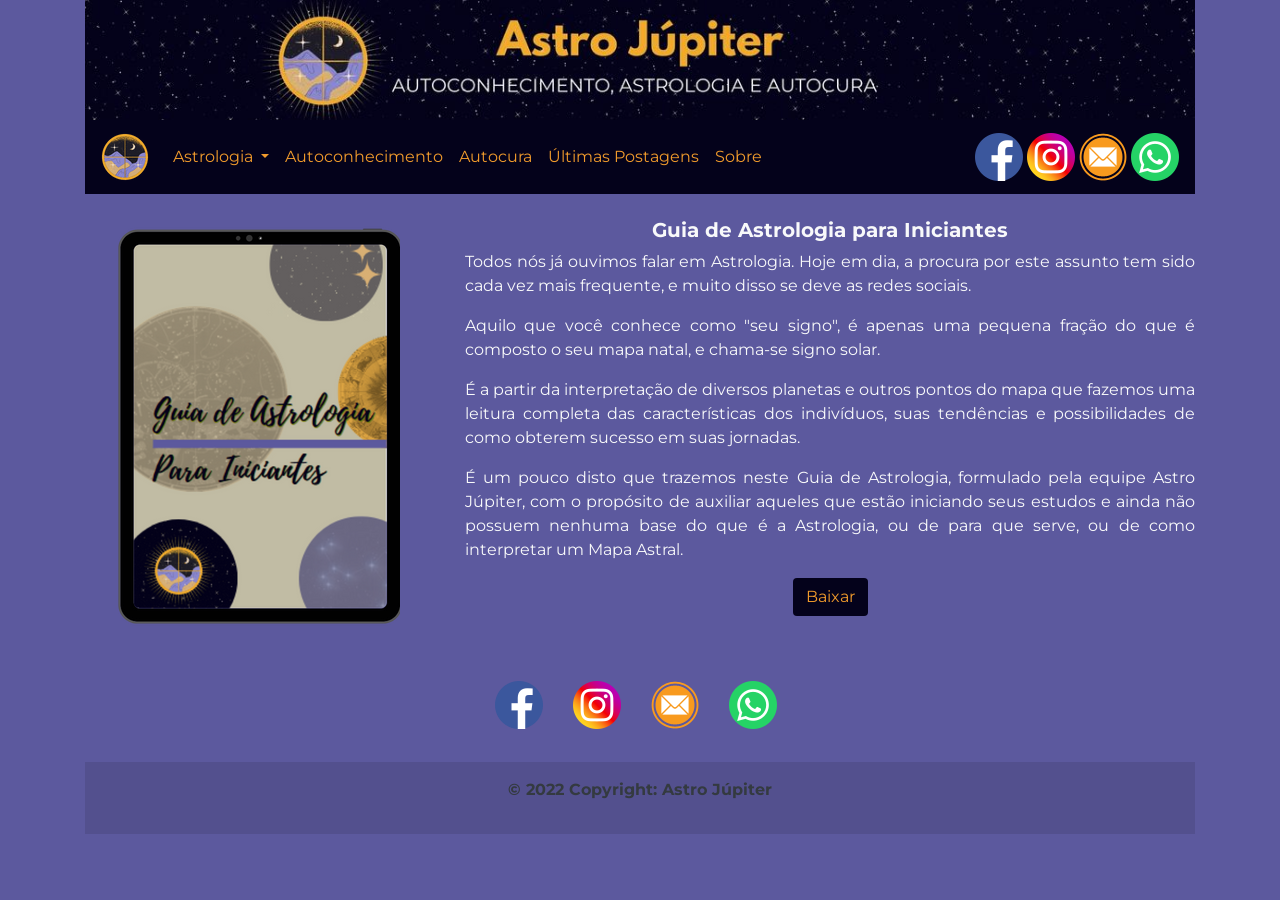
<file: astrojupiter/ebooks.html>
<!DOCTYPE html>
<html lang="pt-br">

<head>
	<meta charset="UTF-8">
	<meta http-equiv="X-UA-Compatible" content="IE=edge">
	<meta name="viewport" content="width=device-width, initial-scale=1.0, shrink-to-fit=no">
	<meta name="description" content="Autoconhecimento Astrologia e Autocura">
	<meta name="keywords"
		content="autoconhecimento, astrologia, autocura, mapa astral, signos, zodiaco, mitologia, astro jupiter, planeta">
	<link rel="stylesheet" href="bootstrap/css/bootstrap.min.css">
	<link href="https://fonts.googleapis.com/css2?family=Montserrat&display=swap" rel="stylesheet">
	<link rel="shortcut icon" href="img/favicon.ico" type="image/x-icon">
	<link rel="stylesheet" href="style.css">
	<title>E-Books</title>
</head>

<body>
	<!-- BANNER TOPO -->
	<div class="container">
		<img src="img/banner-topo.jpg" alt="Banner Topo" class="img-fluid">

		<!-- FIM BANNER TOPO -->

		<!-- MENU -->
		<nav class="navbar navbar-expand-lg navbar-dark corDeFundo">
			<a class="navbar-brand" href="index.html"><img src="img/logo.png" alt="" class="fluid"></a>
			<button class="navbar-toggler" type="button" data-toggle="collapse" data-target="#conteudoNavbarSuportado"
				aria-controls="conteudoNavbarSuportado" aria-expanded="false" aria-label="Alterna navegação">
				<span class="navbar-toggler-icon"></span>
			</button>

			<div class="collapse navbar-collapse" id="conteudoNavbarSuportado">
				<ul class="navbar-nav mr-auto">
					<li class="nav-item dropdown">
						<a class="nav-link dropdown-toggle" href="#" id="navbarDropdown" role="button"
							data-toggle="dropdown" aria-haspopup="true" aria-expanded="false" style="color: #f19b2c;">
							Astrologia
						</a>
						<div class="dropdown-menu corDeFundo" aria-labelledby="navbarDropdown">
							<a class="dropdown-item" href="mapa-astral.html" style="color: #f19b2c;">Mapa Astral</a>
							<a class="dropdown-item" href="signos.html" style="color: #f19b2c;">Signos</a>
							<a class="dropdown-item" href="artigos.html" style="color: #f19b2c;">Artigos</a>
							<a class="dropdown-item" href="ebooks.html" style="color: #f19b2c;">E-Books</a>
						</div>
					</li>
					<li class="nav-item active">
						<a class="nav-link" href="autoconhecimento.html" style="color: #f19b2c;">Autoconhecimento<span
								class="sr-only"></span></a>
					</li>
					<li class="nav-item active">
						<a class="nav-link" href="autocura.html" style="color: #f19b2c;">Autocura<span
								class="sr-only"></span></a>
					</li>
					<li class="nav-item active">
						<a class="nav-link" href="posts.html" style="color: #f19b2c;">Últimas Postagens<span
								class="sr-only"></span></a>
					</li>
					<li class="nav-item active">
						<a class="nav-link" href="sobre.html" style="color: #f19b2c;">Sobre<span
								class="sr-only"></span></a>
				</ul>
			</div>
			<div>
				<a href="https://www.facebook.com/astro.jupter" target="_blank"><img src="img/facebook.png"
						alt="Facebook" title="Facebook" class="fluid"></a>
				<a href="https://www.instagram.com/astro.jupter/" target="_blank"><img src="img/instagram.png"
						alt="Instagram" title="Instagram" class="fluid"></a>
				<a href="mailto:contatoastrojupiter@gmail.com" target="_blank"><img src="img/email.png" alt="E-Mail"
						title="E-mail" class="fluid"></a>
				<a href="http://wa.me/+5511951454047" target="_blank"><img src="img/whatsapp.png" alt="Whatsapp"
						title="Whatsapp" class="fluid"></a>
			</div>
		</nav>
	</div>
	<!-- FIM MENU -->

	<!-- E-BOOKS -->
	<div class="container mt-4">
		<div class="row">
			<div class="col-sm-4 pl-5">
				<a href="guia.pdf" target="_blank"><img src="img/ebook.png" alt="Ebook" title="Baixar o E-book"
						class="mt-2 img-fluid"></a>

			</div>
			<div class="col-sm-8 text-justify text-light">
				<h5 class="font-weight-bold text-center">Guia de Astrologia para Iniciantes</h5>
				<p>Todos nós já ouvimos falar em Astrologia. Hoje em dia, a procura por este
					assunto
					tem sido cada vez mais frequente, e muito disso se deve as redes sociais.</p>

				<p>Aquilo que você conhece como "seu signo", é apenas uma pequena fração do que é composto o seu mapa
					natal, e chama-se signo solar.
				</p>
				<p>É a partir da interpretação de diversos planetas e outros pontos do mapa que fazemos uma leitura
					completa das características dos indivíduos, suas tendências e possibilidades de como obterem
					sucesso em suas jornadas.
				</p>
				<p>É um pouco disto que trazemos neste Guia de Astrologia, formulado pela equipe Astro Júpiter, com o
					propósito de auxiliar aqueles que estão iniciando seus estudos e ainda não possuem nenhuma base do
					que é a Astrologia, ou de para que serve, ou de como interpretar um Mapa Astral.
				</p>
				<p class="text-center">
					<a class="btn corDeFundo corDaFonteAmarela" title="Baixar o E-book" href="guia.pdf" target="_blank" role="button">Baixar</a>
				</p>
			</div>
		</div>
	</div>
	<!-- E-BOOKS -->
<!-- RODAPÉ -->
<footer class="text-center container mt-3">
	<!-- Grid container -->
	<div class="container pt-4">
		<!-- Section: Social media -->
		<div class="mb-4">
			<!-- Facebook -->
			<a class="btn btn-link btn-floating btn-lg pl-2" href="https://www.facebook.com/astro.jupter"
				target="_blank" role="button" data-mdb-ripple-color="dark">
				<img src="img/facebook.png" alt="Facebook" title="Facebook">
			</a>

			<!-- Instagram -->
			<a class="btn btn-link btn-floating btn-lg pl-2" href="https://www.instagram.com/astro.jupter/"
				target="_blank" role="button" data-mdb-ripple-color="dark"><img src="img/instagram.png"
					alt="Instagram" title="Instagram"></a>

			<!-- E-mail -->
			<a class="btn btn-link btn-floating btn-lg pl-2" href="mailto:contatoastrojupiter@gmail.com"
				role="button" data-mdb-ripple-color="dark"><img src="img/email.png" alt="E-mail" title="E-mail"></a>

			<!-- Whatsapp -->
			<a class="btn btn-link btn-floating btn-lg pl-2" href="http://wa.me/+5511951454047" target="_blank"
				role="button" data-mdb-ripple-color="dark"><img src="img/whatsapp.png" alt="Whatsapp"
					title="Whatsapp"></a>

		</div>
		<!-- Section: Social media -->
	</div>
	<!-- Grid container -->

	<!-- Copyright -->
	<div class="text-center text-dark p-3 font-weight-bold fundoRodape">
		<p class="text-dark">© 2022 Copyright: Astro Júpiter</p>
	</div>
	<!-- Copyright -->
</footer>
<!-- FIM RODAPÉ -->
<!-- JavaScript (Opcional) -->
<!-- jQuery primeiro, depois Popper.js, depois Bootstrap JS -->
<script src="bootstrap/jquery-3.3.1.slim.min.js"></script>
<script src="bootstrap/popper.min.js"></script>
<script src="bootstrap/js/bootstrap.min.js"></script>
</body>

</html>
</file>
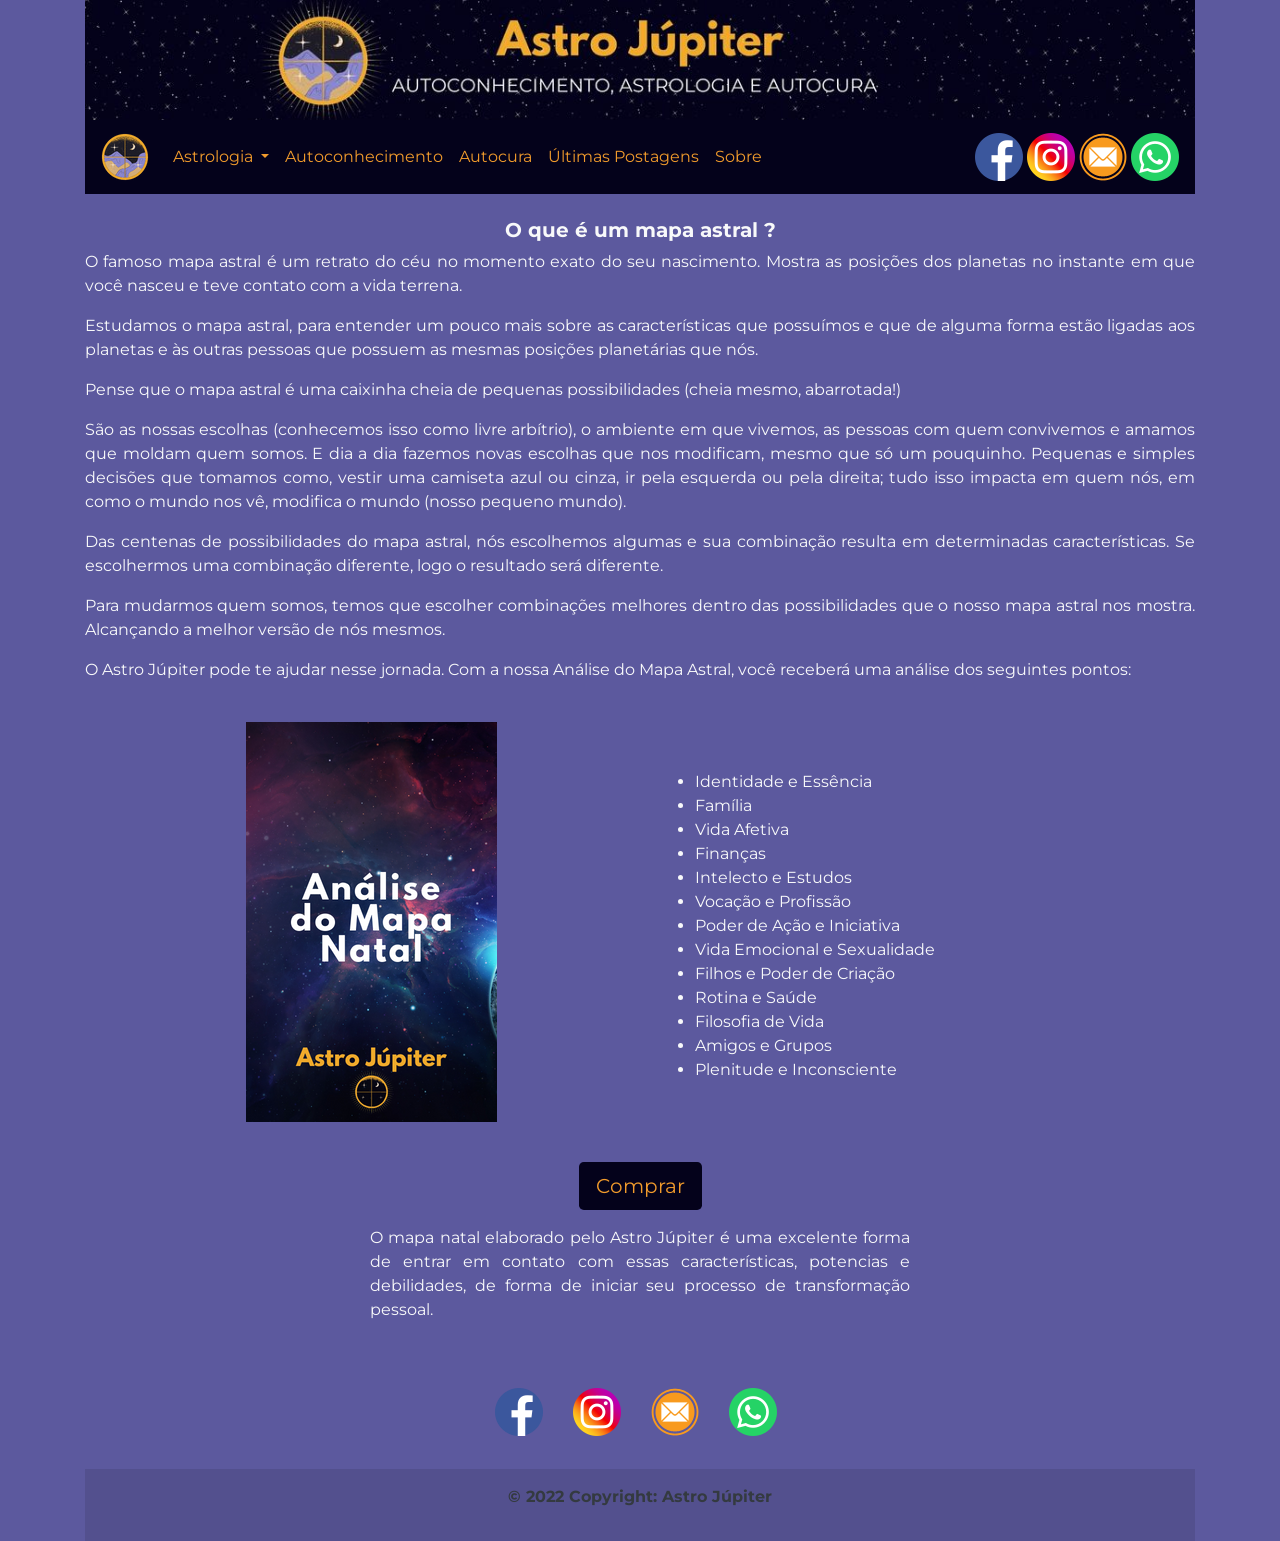
<file: astrojupiter/mapa-astral.html>
<!DOCTYPE html>
<html lang="pt-br">

<head>
	<meta charset="UTF-8">
	<meta http-equiv="X-UA-Compatible" content="IE=edge">
	<meta name="viewport" content="width=device-width, initial-scale=1.0, shrink-to-fit=no">
	<meta name="description" content="Autoconhecimento Astrologia e Autocura">
	<meta name="keywords"
		content="autoconhecimento, astrologia, autocura, mapa astral, signos, zodiaco, mitologia, astro jupiter, planeta">
	<link rel="stylesheet" href="bootstrap/css/bootstrap.min.css">
	<link href="https://fonts.googleapis.com/css2?family=Montserrat&display=swap" rel="stylesheet">
	<link rel="shortcut icon" href="img/favicon.ico" type="image/x-icon">
	<link rel="stylesheet" href="style.css">
	<title>Mapa Astral</title>
</head>

<body>
	<!-- BANNER TOPO -->
	<div class="container">
		<img src="img/banner-topo.jpg" alt="Banner Topo" class="img-fluid">

		<!-- FIM BANNER TOPO -->

		<!-- MENU -->
		<nav class="navbar navbar-expand-lg navbar-dark corDeFundo">
			<a class="navbar-brand" href="index.html"><img src="img/logo.png" alt="" class="fluid"></a>
			<button class="navbar-toggler" type="button" data-toggle="collapse" data-target="#conteudoNavbarSuportado"
				aria-controls="conteudoNavbarSuportado" aria-expanded="false" aria-label="Alterna navegação">
				<span class="navbar-toggler-icon"></span>
			</button>

			<div class="collapse navbar-collapse" id="conteudoNavbarSuportado">
				<ul class="navbar-nav mr-auto">
					<li class="nav-item dropdown">
						<a class="nav-link dropdown-toggle" href="#" id="navbarDropdown" role="button"
							data-toggle="dropdown" aria-haspopup="true" aria-expanded="false" style="color: #f19b2c;">
							Astrologia
						</a>
						<div class="dropdown-menu corDeFundo" aria-labelledby="navbarDropdown">
							<a class="dropdown-item" href="mapa-astral.html" style="color: #f19b2c;">Mapa Astral</a>
							<a class="dropdown-item" href="signos.html" style="color: #f19b2c;">Signos</a>
							<a class="dropdown-item" href="artigos.html" style="color: #f19b2c;">Artigos</a>
							<a class="dropdown-item" href="ebooks.html" style="color: #f19b2c;">E-Books</a>
						</div>
					</li>
					<li class="nav-item active">
						<a class="nav-link" href="autoconhecimento.html" style="color: #f19b2c;">Autoconhecimento<span
								class="sr-only"></span></a>
					</li>
					<li class="nav-item active">
						<a class="nav-link" href="autocura.html" style="color: #f19b2c;">Autocura<span
								class="sr-only"></span></a>
					</li>
					<li class="nav-item active">
						<a class="nav-link" href="posts.html" style="color: #f19b2c;">Últimas Postagens<span
								class="sr-only"></span></a>
					</li>
					<li class="nav-item active">
						<a class="nav-link" href="sobre.html" style="color: #f19b2c;">Sobre<span
								class="sr-only"></span></a>
				</ul>
			</div>
			<div>
				<a href="https://www.facebook.com/astro.jupter" target="_blank"><img src="img/facebook.png"
						alt="Facebook" title="Facebook" class="fluid"></a>
				<a href="https://www.instagram.com/astro.jupter/" target="_blank"><img src="img/instagram.png"
						alt="Instagram" title="Instagram" class="fluid"></a>
				<a href="mailto:contatoastrojupiter@gmail.com" target="_blank"><img src="img/email.png" alt="E-Mail"
						title="E-mail" class="fluid"></a>
				<a href="http://wa.me/+5511951454047" target="_blank"><img src="img/whatsapp.png" alt="Whatsapp"
						title="Whatsapp" class="fluid"></a>
			</div>
		</nav>
	</div>
	<!-- FIM MENU -->

	<!-- O QUE É -->
	<div class="container mt-4">
		<div class="row">
			<div class="col-sm-12 text-justify text-light">
				<h5 class="font-weight-bold text-center">O que é um mapa astral ?</h5>
				<p>O famoso mapa astral é um retrato do céu no momento exato do seu nascimento.
					Mostra as posições dos
					planetas no instante em que você nasceu e teve contato com a vida terrena.
				</p>
				<p>Estudamos o mapa astral, para entender um pouco mais sobre as características
					que possuímos e que de
					alguma forma estão ligadas aos planetas e às outras pessoas que possuem as mesmas posições
					planetárias que nós.
				</p>
				<p>Pense que o mapa astral é uma caixinha cheia de pequenas possibilidades
					(cheia mesmo, abarrotada!)
				</p>
				<p>São as nossas escolhas (conhecemos isso como livre arbítrio), o ambiente em
					que vivemos, as pessoas
					com quem convivemos e amamos que moldam quem somos. E dia a dia fazemos novas escolhas que nos
					modificam, mesmo que só um pouquinho. Pequenas e simples decisões que tomamos como, vestir uma
					camiseta azul ou cinza, ir pela esquerda ou pela direita; tudo isso impacta em quem nós, em como o
					mundo nos vê, modifica o mundo (nosso pequeno mundo).
				</p>
				<p>Das centenas de possibilidades do mapa astral, nós escolhemos algumas e sua
					combinação resulta em
					determinadas características. Se escolhermos uma combinação diferente, logo o resultado será
					diferente.
				</p>
				<p>
					Para mudarmos quem somos, temos que escolher combinações melhores dentro das possibilidades que o
					nosso mapa astral nos mostra. Alcançando a melhor versão de nós mesmos.
				</p>

				<p>O Astro Júpiter pode te ajudar nesse jornada. Com a nossa Análise do Mapa Astral, você receberá uma
					análise dos seguintes pontos:</p>





			</div>
		</div>
	</div>

	<div class="container mt-4">
		<div class="row">
			<div class="col-sm-6 text-justify text-light pl-5">
				<p class="text-center"><img src="img/mapa-astral-analise.png" alt="Adquira o seu mapa astral"
						class="img-fluid"></p>
			</div>
			<div class="col-sm-6 text-justify text-light">
				<ul class="lista">
					<li>Identidade e Essência</li>
					<li>Família</li>
					<li>Vida Afetiva</li>
					<li>Finanças</li>
					<li>Intelecto e Estudos</li>
					<li>Vocação e Profissão</li>
					<li>Poder de Ação e Iniciativa</li>
					<li>Vida Emocional e Sexualidade</li>
					<li>Filhos e Poder de Criação</li>
					<li>Rotina e Saúde</li>
					<li>Filosofia de Vida</li>
					<li>Amigos e Grupos</li>
					<li>Plenitude e Inconsciente</li>
				</ul>
			</div>
		</div>
	</div>
	<div class="container mt-4 text-center">
		<div class="row">
			<div class="col-sm-3 text-justify text-light"></div>
			<div class="col-sm-6 text-justify text-light">
				<p class="text-center">
					<a class="btn btn-lg corDeFundo" style="color: #f19b2c;"
						href="https://docs.google.com/forms/d/1kdOP5zTa5Hv9wSHcx_uQFaSTO1IUhBVgjf_Ovj-ek5s/edit?usp=drivesdk"
						target="_blank" role="button">Comprar</a>
				</p>
				<p>O mapa natal elaborado pelo Astro Júpiter é uma excelente forma de entrar em
					contato com essas
					características, potencias e debilidades, de forma de iniciar seu processo de transformação pessoal.
				</p>
				<div class="col-sm-3 text-justify text-light"></div>
			</div>
		</div>
	</div>


	<!-- FIM O QUE É -->

	<!-- RODAPÉ -->
	<footer class="text-center container mt-3">
		<!-- Grid container -->
		<div class="container pt-4">
			<!-- Section: Social media -->
			<div class="mb-4">
				<!-- Facebook -->
				<a class="btn btn-link btn-floating btn-lg pl-2" href="https://www.facebook.com/astro.jupter"
					target="_blank" role="button" data-mdb-ripple-color="dark">
					<img src="img/facebook.png" alt="Facebook" title="Facebook">
				</a>

				<!-- Instagram -->
				<a class="btn btn-link btn-floating btn-lg pl-2" href="https://www.instagram.com/astro.jupter/"
					target="_blank" role="button" data-mdb-ripple-color="dark"><img src="img/instagram.png"
						alt="Instagram" title="Instagram"></a>

				<!-- E-mail -->
				<a class="btn btn-link btn-floating btn-lg pl-2" href="mailto:contatoastrojupiter@gmail.com"
					role="button" data-mdb-ripple-color="dark"><img src="img/email.png" alt="E-mail" title="E-mail"></a>

				<!-- Whatsapp -->
				<a class="btn btn-link btn-floating btn-lg pl-2" href="http://wa.me/+5511951454047" target="_blank"
					role="button" data-mdb-ripple-color="dark"><img src="img/whatsapp.png" alt="Whatsapp"
						title="Whatsapp"></a>

			</div>
			<!-- Section: Social media -->
		</div>
		<!-- Grid container -->

		<!-- Copyright -->
		<div class="text-center text-dark p-3 font-weight-bold fundoRodape">
			<p class="text-dark">© 2022 Copyright: Astro Júpiter</p>
		</div>
		<!-- Copyright -->
	</footer>
	<!-- FIM RODAPÉ -->
	<!-- JavaScript (Opcional) -->
	<!-- jQuery primeiro, depois Popper.js, depois Bootstrap JS -->
	<script src="bootstrap/jquery-3.3.1.slim.min.js"></script>
	<script src="bootstrap/popper.min.js"></script>
	<script src="bootstrap/js/bootstrap.min.js"></script>
</body>

</html>
</file>
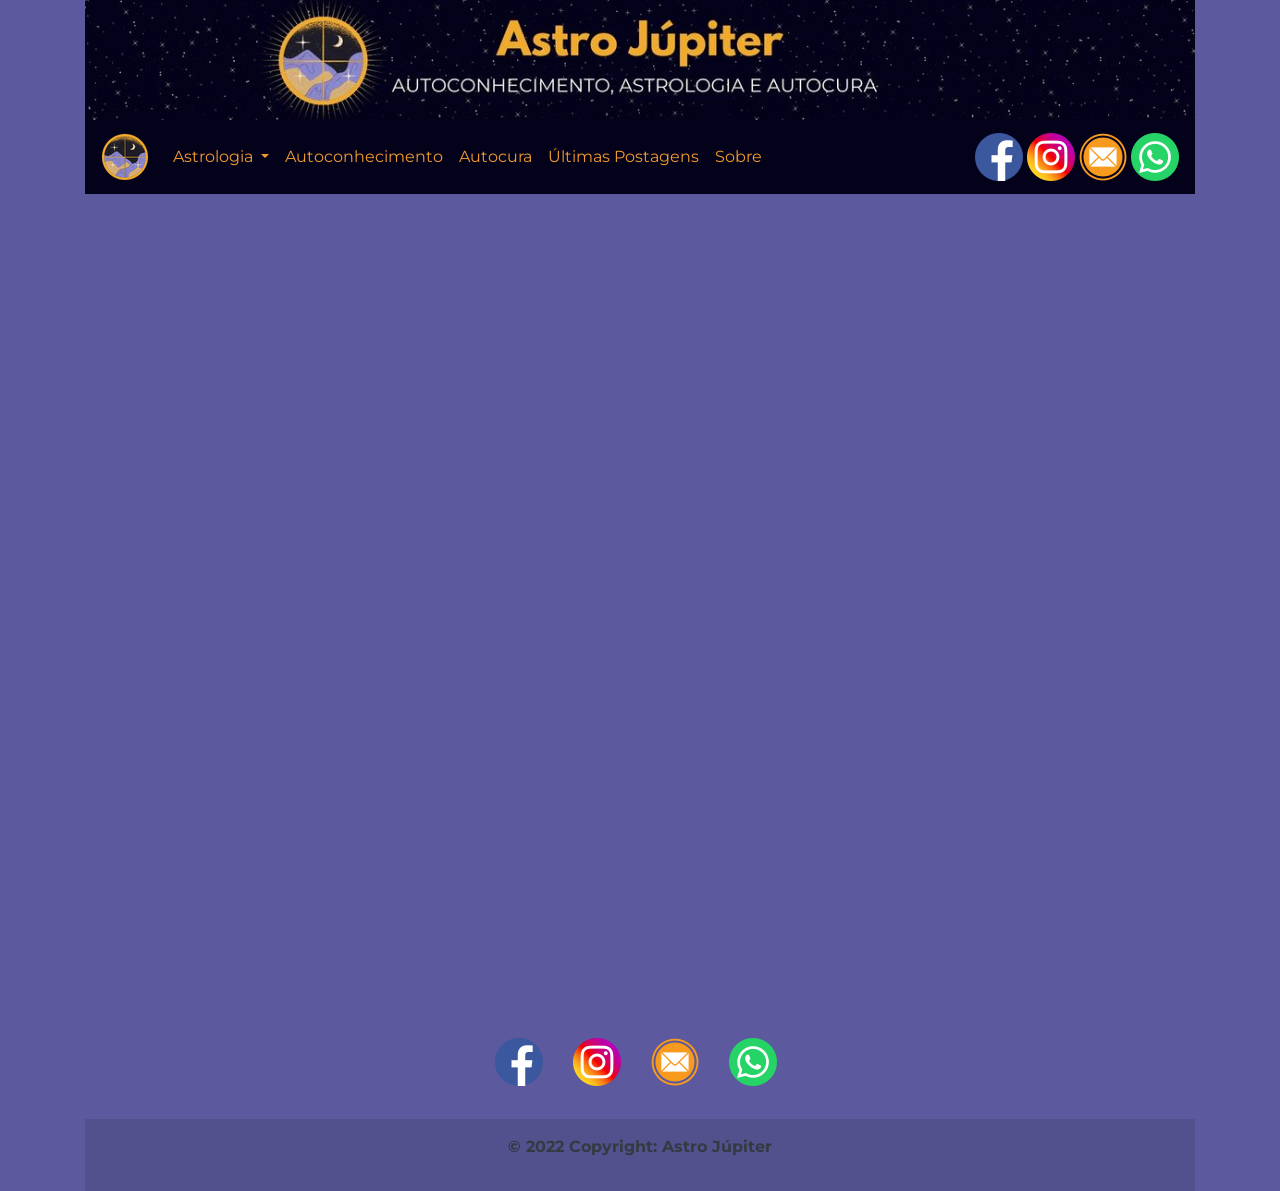
<file: astrojupiter/posts.html>
<!DOCTYPE html>
<html lang="pt-br">

<head>
	<meta charset="UTF-8">
	<meta http-equiv="X-UA-Compatible" content="IE=edge">
	<meta name="viewport" content="width=device-width, initial-scale=1.0, shrink-to-fit=no">
	<meta name="description" content="Autoconhecimento Astrologia e Autocura">
	<meta name="keywords"
		content="autoconhecimento, astrologia, autocura, mapa astral, signos, zodiaco, mitologia, astro jupiter, planeta">
	<link rel="stylesheet" href="bootstrap/css/bootstrap.min.css">
	<link href="https://fonts.googleapis.com/css2?family=Montserrat&display=swap" rel="stylesheet">
	<link rel="shortcut icon" href="img/favicon.ico" type="image/x-icon">
	<link rel="stylesheet" href="style.css">
	<title>Postagens</title>
</head>

<body>
	<!-- BANNER TOPO -->
	<div class="container">
		<img src="img/banner-topo.jpg" alt="Banner Topo" class="img-fluid">

		<!-- FIM BANNER TOPO -->

		<!-- MENU -->
		<nav class="navbar navbar-expand-lg navbar-dark corDeFundo">
			<a class="navbar-brand" href="index.html"><img src="img/logo.png" alt="" class="fluid"></a>
			<button class="navbar-toggler" type="button" data-toggle="collapse" data-target="#conteudoNavbarSuportado"
				aria-controls="conteudoNavbarSuportado" aria-expanded="false" aria-label="Alterna navegação">
				<span class="navbar-toggler-icon"></span>
			</button>

			<div class="collapse navbar-collapse" id="conteudoNavbarSuportado">
				<ul class="navbar-nav mr-auto">
					<li class="nav-item dropdown">
						<a class="nav-link dropdown-toggle" href="#" id="navbarDropdown" role="button"
							data-toggle="dropdown" aria-haspopup="true" aria-expanded="false" style="color: #f19b2c;">
							Astrologia
						</a>
						<div class="dropdown-menu corDeFundo" aria-labelledby="navbarDropdown">
							<a class="dropdown-item" href="mapa-astral.html" style="color: #f19b2c;">Mapa Astral</a>
							<a class="dropdown-item" href="signos.html" style="color: #f19b2c;">Signos</a>
							<a class="dropdown-item" href="artigos.html" style="color: #f19b2c;">Artigos</a>
							<a class="dropdown-item" href="ebooks.html" style="color: #f19b2c;">E-Books</a>
						</div>
					</li>
					<li class="nav-item active">
						<a class="nav-link" href="autoconhecimento.html" style="color: #f19b2c;">Autoconhecimento<span
								class="sr-only"></span></a>
					</li>
					<li class="nav-item active">
						<a class="nav-link" href="autocura.html" style="color: #f19b2c;">Autocura<span
								class="sr-only"></span></a>
					</li>
					<li class="nav-item active">
						<a class="nav-link" href="posts.html" style="color: #f19b2c;">Últimas Postagens<span
								class="sr-only"></span></a>
					</li>
					<li class="nav-item active">
						<a class="nav-link" href="sobre.html" style="color: #f19b2c;">Sobre<span
								class="sr-only"></span></a>
				</ul>
			</div>
			<div>
				<a href="https://www.facebook.com/astro.jupter" target="_blank"><img src="img/facebook.png"
						alt="Facebook" title="Facebook" class="fluid"></a>
				<a href="https://www.instagram.com/astro.jupter/" target="_blank"><img src="img/instagram.png"
						alt="Instagram" title="Instagram" class="fluid"></a>
				<a href="mailto:contatoastrojupiter@gmail.com" target="_blank"><img src="img/email.png" alt="E-Mail"
						title="E-mail" class="fluid"></a>
				<a href="http://wa.me/+5511951454047" target="_blank"><img src="img/whatsapp.png" alt="Whatsapp"
						title="Whatsapp" class="fluid"></a>
			</div>
		</nav>
	</div>
	<!-- FIM MENU -->

	<!-- FEED INSTAGRAM -->
	<div class="container">
		<iframe src="https://www.powr.io/instagram-feed/u/44d6d32c_1664139082#platform=iframe" style="width:100%;"
			height="788" class="border-0"></iframe>
	</div>
	<!-- FIM FEED INSTAGRAM -->

<!-- RODAPÉ -->
<footer class="text-center container mt-3">
	<!-- Grid container -->
	<div class="container pt-4">
		<!-- Section: Social media -->
		<div class="mb-4">
			<!-- Facebook -->
			<a class="btn btn-link btn-floating btn-lg pl-2" href="https://www.facebook.com/astro.jupter"
				target="_blank" role="button" data-mdb-ripple-color="dark">
				<img src="img/facebook.png" alt="Facebook" title="Facebook">
			</a>

			<!-- Instagram -->
			<a class="btn btn-link btn-floating btn-lg pl-2" href="https://www.instagram.com/astro.jupter/"
				target="_blank" role="button" data-mdb-ripple-color="dark"><img src="img/instagram.png"
					alt="Instagram" title="Instagram"></a>

			<!-- E-mail -->
			<a class="btn btn-link btn-floating btn-lg pl-2" href="mailto:contatoastrojupiter@gmail.com"
				role="button" data-mdb-ripple-color="dark"><img src="img/email.png" alt="E-mail" title="E-mail"></a>

			<!-- Whatsapp -->
			<a class="btn btn-link btn-floating btn-lg pl-2" href="http://wa.me/+5511951454047" target="_blank"
				role="button" data-mdb-ripple-color="dark"><img src="img/whatsapp.png" alt="Whatsapp"
					title="Whatsapp"></a>

		</div>
		<!-- Section: Social media -->
	</div>
	<!-- Grid container -->

	<!-- Copyright -->
	<div class="text-center text-dark p-3 font-weight-bold fundoRodape">
		<p class="text-dark">© 2022 Copyright: Astro Júpiter</p>
	</div>
	<!-- Copyright -->
</footer>
<!-- FIM RODAPÉ -->
<!-- JavaScript (Opcional) -->
<!-- jQuery primeiro, depois Popper.js, depois Bootstrap JS -->
<script src="bootstrap/jquery-3.3.1.slim.min.js"></script>
<script src="bootstrap/popper.min.js"></script>
<script src="bootstrap/js/bootstrap.min.js"></script>
</body>

</html>
</file>
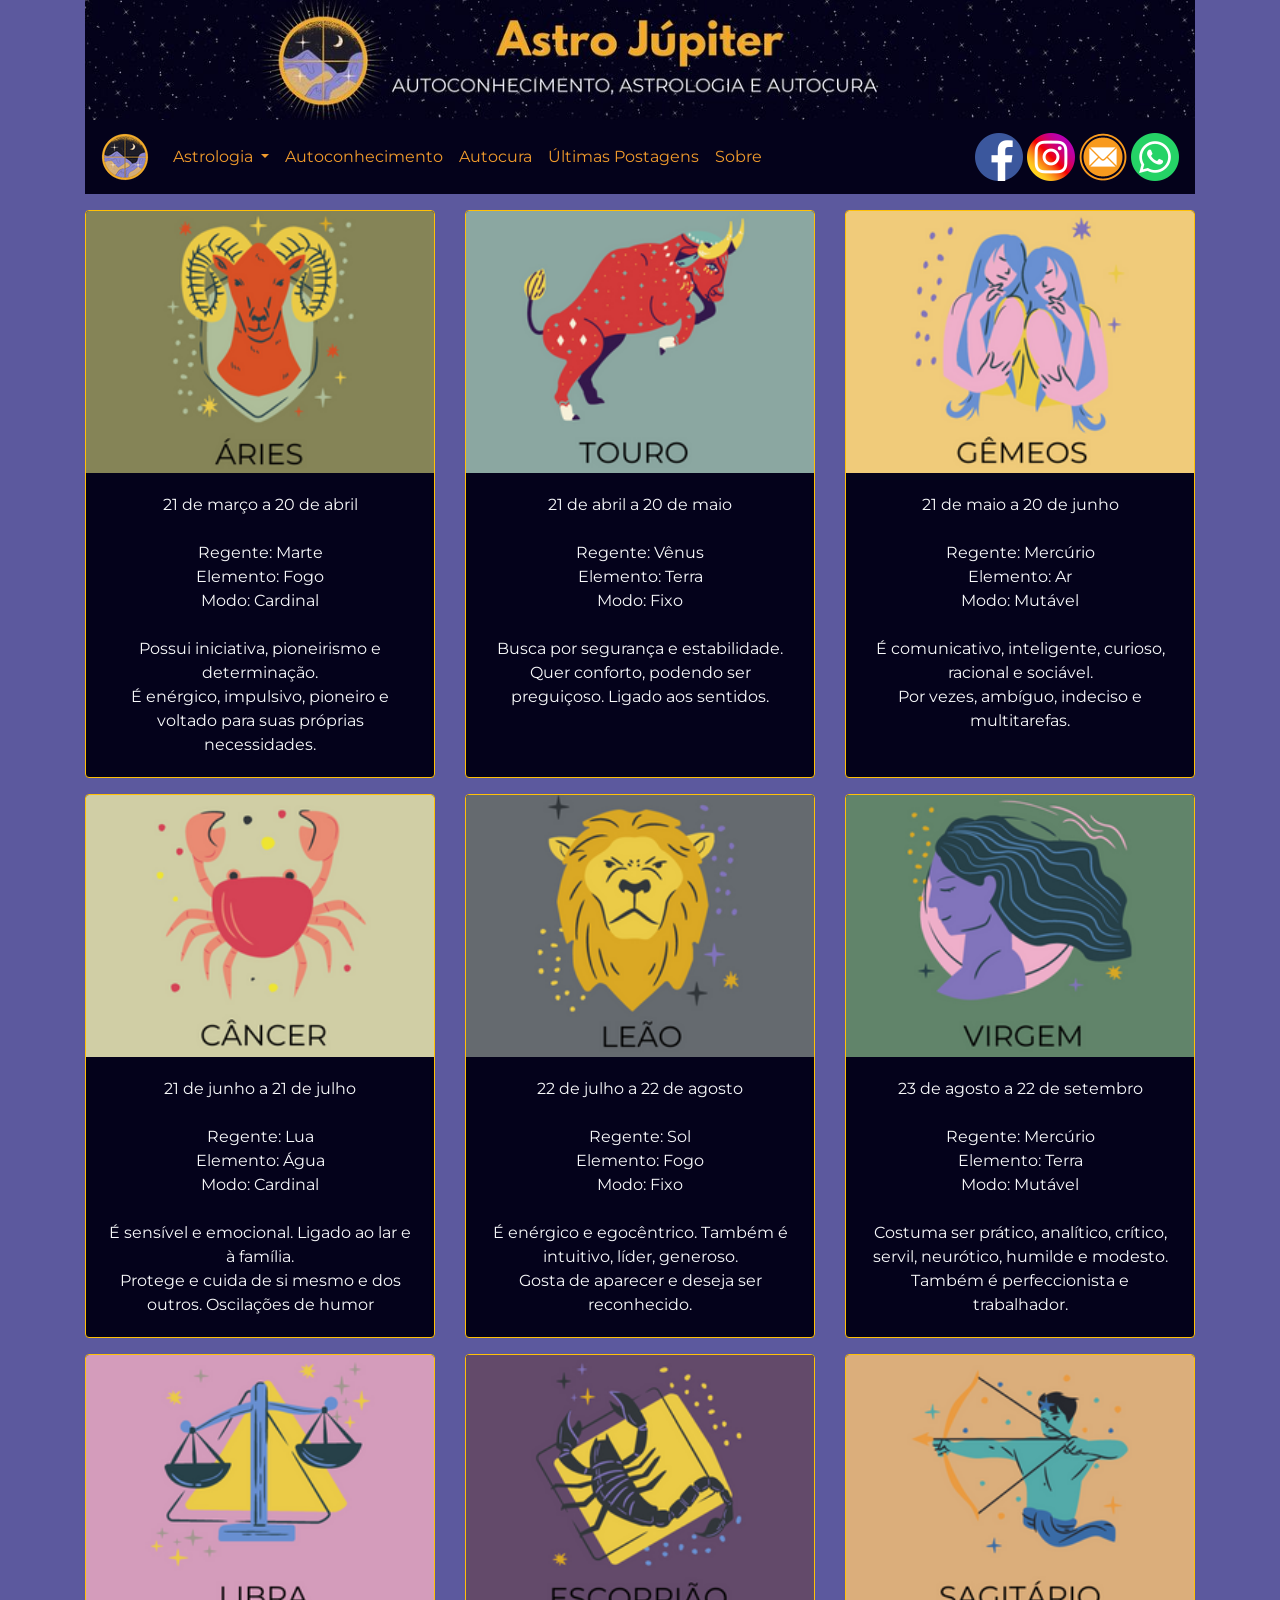
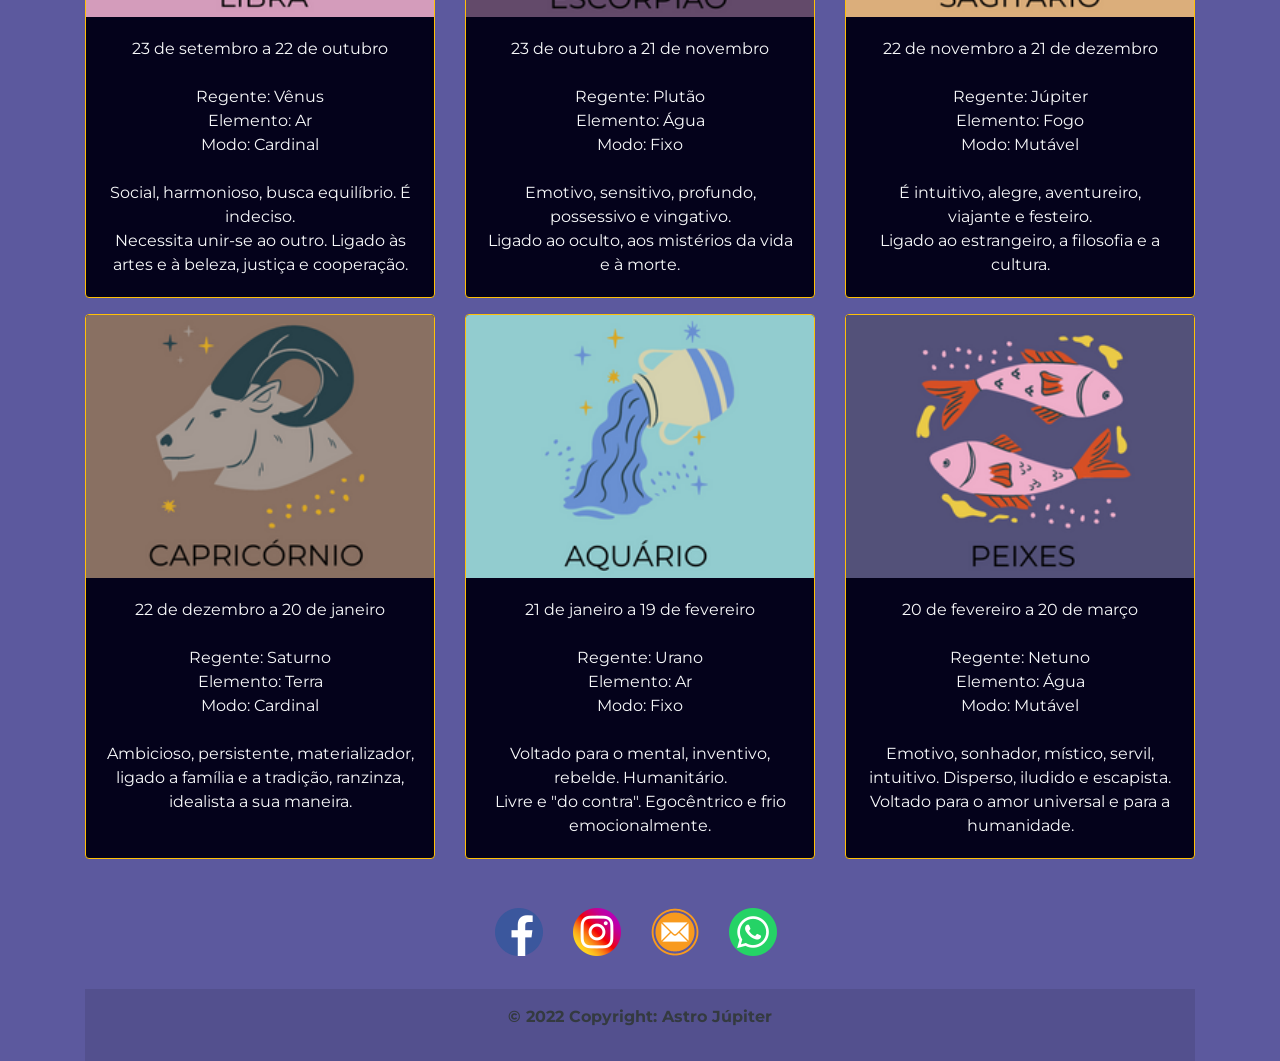
<file: astrojupiter/signos.html>
<!DOCTYPE html>
<html lang="pt-br">

<head>
	<meta charset="UTF-8">
	<meta http-equiv="X-UA-Compatible" content="IE=edge">
	<meta name="viewport" content="width=device-width, initial-scale=1.0, shrink-to-fit=no">
	<meta name="description" content="Autoconhecimento Astrologia e Autocura">
	<meta name="keywords"
		content="autoconhecimento, astrologia, autocura, mapa astral, signos, zodiaco, mitologia, astro jupiter, planeta">
	<link rel="stylesheet" href="bootstrap/css/bootstrap.min.css">
	<link href="https://fonts.googleapis.com/css2?family=Montserrat&display=swap" rel="stylesheet">
	<link rel="shortcut icon" href="img/favicon.ico" type="image/x-icon">
	<link rel="stylesheet" href="style.css">
	<title>Signos</title>
</head>

<body>
	<!-- BANNER TOPO -->
	<div class="container">
		<img src="img/banner-topo.jpg" alt="Banner Topo" class="img-fluid">

		<!-- FIM BANNER TOPO -->

		<!-- MENU -->
		<nav class="navbar navbar-expand-lg navbar-dark corDeFundo">
			<a class="navbar-brand" href="index.html"><img src="img/logo.png" alt="" class="fluid"></a>
			<button class="navbar-toggler" type="button" data-toggle="collapse" data-target="#conteudoNavbarSuportado"
				aria-controls="conteudoNavbarSuportado" aria-expanded="false" aria-label="Alterna navegação">
				<span class="navbar-toggler-icon"></span>
			</button>

			<div class="collapse navbar-collapse" id="conteudoNavbarSuportado">
				<ul class="navbar-nav mr-auto">
					<li class="nav-item dropdown">
						<a class="nav-link dropdown-toggle" href="#" id="navbarDropdown" role="button"
							data-toggle="dropdown" aria-haspopup="true" aria-expanded="false" style="color: #f19b2c;">
							Astrologia
						</a>
						<div class="dropdown-menu corDeFundo" aria-labelledby="navbarDropdown">
							<a class="dropdown-item" href="mapa-astral.html" style="color: #f19b2c;">Mapa Astral</a>
							<a class="dropdown-item" href="signos.html" style="color: #f19b2c;">Signos</a>
							<a class="dropdown-item" href="artigos.html" style="color: #f19b2c;">Artigos</a>
							<a class="dropdown-item" href="ebooks.html" style="color: #f19b2c;">E-Books</a>
						</div>
					</li>
					<li class="nav-item active">
						<a class="nav-link" href="autoconhecimento.html" style="color: #f19b2c;">Autoconhecimento<span
								class="sr-only"></span></a>
					</li>
					<li class="nav-item active">
						<a class="nav-link" href="autocura.html" style="color: #f19b2c;">Autocura<span
								class="sr-only"></span></a>
					</li>
					<li class="nav-item active">
						<a class="nav-link" href="posts.html" style="color: #f19b2c;">Últimas Postagens<span
								class="sr-only"></span></a>
					</li>
					<li class="nav-item active">
						<a class="nav-link" href="sobre.html" style="color: #f19b2c;">Sobre<span
								class="sr-only"></span></a>
				</ul>
			</div>
			<div>
				<a href="https://www.facebook.com/astro.jupter" target="_blank"><img src="img/facebook.png"
						alt="Facebook" title="Facebook" class="fluid"></a>
				<a href="https://www.instagram.com/astro.jupter/" target="_blank"><img src="img/instagram.png"
						alt="Instagram" title="Instagram" class="fluid"></a>
				<a href="mailto:contatoastrojupiter@gmail.com" target="_blank"><img src="img/email.png" alt="E-Mail"
						title="E-mail" class="fluid"></a>
				<a href="http://wa.me/+5511951454047" target="_blank"><img src="img/whatsapp.png" alt="Whatsapp"
						title="Whatsapp" class="fluid"></a>
			</div>
		</nav>
	</div>
	<!-- FIM MENU -->

	<!-- SIGNOS 1 -->
	<div class="container mt-3">
		<div class="card-deck">
			<div class="card border-warning corDeFundo text-light">
				<img class="card-img-top" src="img/aries.png" alt="Áries">
				<div class="card-body">
					<p class="card-text text-center">21 de março a 20 de abril <br><br>
						Regente: Marte <br>
						Elemento: Fogo <br>
						Modo: Cardinal <br><br>
						Possui iniciativa, pioneirismo e determinação. <br>
						É enérgico, impulsivo, pioneiro e voltado para suas próprias necessidades.</p>
				</div>
			</div>
			<div class="card border-warning corDeFundo text-light">
				<img class="card-img-top" src="img/touro.png" alt="Touro">
				<div class="card-body">
					<p class="card-text text-center">21 de abril a 20 de maio<br><br>
						Regente: Vênus<br>
						Elemento: Terra<br>
						Modo: Fixo<br><br>
						Busca por segurança e estabilidade.<br>
						Quer conforto, podendo ser preguiçoso. Ligado aos sentidos.</p>
				</div>
			</div>
			<div class="card border-warning corDeFundo text-light">
				<img class="card-img-top" src="img/gemeos.png" alt="Gêmeos">
				<div class="card-body">
					<p class="card-text text-center">21 de maio a 20 de junho<br><br>
						Regente: Mercúrio<br>
						Elemento: Ar<br>
						Modo: Mutável<br><br>
						É comunicativo, inteligente, curioso, racional e sociável.<br>
						Por vezes, ambíguo, indeciso e multitarefas.</p>
				</div>
			</div>
		</div>
	</div>
	<!-- FIM SIGNOS 1 -->

	<!-- SIGNOS 2 -->
	<div class="container mt-3">
		<div class="card-deck">
			<div class="card border-warning corDeFundo text-light">
				<img class="card-img-top" src="img/cancer.png" alt="Câncer">
				<div class="card-body">
					<p class="card-text text-center">21 de junho a 21 de julho<br><br>
						Regente: Lua<br>
						Elemento: Água<br>
						Modo: Cardinal<br><br>
						É sensível e emocional. Ligado ao lar e à família.<br>
						Protege e cuida de si mesmo e dos outros. Oscilações de humor</p>
				</div>
			</div>
			<div class="card border-warning corDeFundo text-light">
				<img class="card-img-top" src="img/leao.png" alt="Leão">
				<div class="card-body">
					<p class="card-text text-center">22 de julho a 22 de agosto<br><br>
						Regente: Sol<br>
						Elemento: Fogo<br>
						Modo: Fixo<br><br>
						É enérgico e egocêntrico. Também é intuitivo, líder, generoso.<br>
						Gosta de aparecer e deseja ser reconhecido.</p>
				</div>
			</div>
			<div class="card border-warning corDeFundo text-light">
				<img class="card-img-top" src="img/virgem.png" alt="Virgem">
				<div class="card-body">
					<p class="card-text text-center">23 de agosto a 22 de setembro<br><br>
						Regente: Mercúrio<br>
						Elemento: Terra<br>
						Modo: Mutável<br><br>
						Costuma ser prático, analítico, crítico, servil, neurótico, humilde e modesto.<br>
						Também é perfeccionista e trabalhador.</p>
				</div>
			</div>
		</div>
	</div>
	<!-- FIM SIGNOS 2 -->

	<!-- SIGNOS 3 -->
	<div class="container mt-3">
		<div class="card-deck">
			<div class="card border-warning corDeFundo text-light">
				<img class="card-img-top" src="img/libra.png" alt="Libra">
				<div class="card-body">
					<p class="card-text text-center">23 de setembro a 22 de outubro<br><br>
						Regente: Vênus<br>
						Elemento: Ar<br>
						Modo: Cardinal<br><br>
						Social, harmonioso, busca equilíbrio. É indeciso.<br>
						Necessita unir-se ao outro. Ligado às artes e à beleza, justiça e cooperação.</p>
				</div>
			</div>
			<div class="card border-warning corDeFundo text-light">
				<img class="card-img-top" src="img/escorpiao.png" alt="Escorpião">
				<div class="card-body">
					<p class="card-text text-center">23 de outubro a 21 de novembro<br><br>
						Regente: Plutão<br>
						Elemento: Água<br>
						Modo: Fixo<br><br>
						Emotivo, sensitivo, profundo, possessivo e vingativo.<br>
						Ligado ao oculto, aos mistérios da vida e à morte.</p>
				</div>
			</div>
			<div class="card border-warning corDeFundo text-light">
				<img class="card-img-top" src="img/sagitario.png" alt="Sagitário">
				<div class="card-body">
					<p class="card-text text-center">22 de novembro a 21 de dezembro<br><br>
						Regente: Júpiter<br>
						Elemento: Fogo<br>
						Modo: Mutável<br><br>
						É intuitivo, alegre, aventureiro, viajante e festeiro.<br>
						Ligado ao estrangeiro, a filosofia e a cultura.</p>
				</div>
			</div>
		</div>
	</div>
	<!-- FIM SIGNOS 3 -->

	<!-- SIGNOS 4 -->
	<div class="container mt-3">
		<div class="card-deck">
			<div class="card border-warning corDeFundo text-light">
				<img class="card-img-top" src="img/capricornio.png" alt="Capricórnio">
				<div class="card-body">
					<p class="card-text text-center">22 de dezembro a 20 de janeiro<br><br>
						Regente: Saturno<br>
						Elemento: Terra<br>
						Modo: Cardinal<br><br>
						Ambicioso, persistente, materializador, ligado a família e a tradição, ranzinza, idealista a sua
						maneira.</p>
				</div>
			</div>
			<div class="card border-warning corDeFundo text-light">
				<img class="card-img-top" src="img/aquario.png" alt="Aquário">
				<div class="card-body">
					<p class="card-text text-center">21 de janeiro a 19 de fevereiro<br><br>
						Regente: Urano<br>
						Elemento: Ar<br>
						Modo: Fixo<br><br>
						Voltado para o mental, inventivo, rebelde. Humanitário.<br>
						Livre e "do contra". Egocêntrico e frio emocionalmente.</p>
				</div>
			</div>
			<div class="card border-warning corDeFundo text-light">
				<img class="card-img-top" src="img/peixes.png" alt="Peixes">
				<div class="card-body">
					<p class="card-text text-center">20 de fevereiro a 20 de março<br><br>
						Regente: Netuno<br>
						Elemento: Água<br>
						Modo: Mutável<br><br>
						Emotivo, sonhador, místico, servil, intuitivo. Disperso, iludido e escapista.<br>
						Voltado para o amor universal e para a humanidade. </p>
				</div>
			</div>
		</div>
	</div>
	<!-- FIM SIGNOS 4 -->

	<!-- RODAPÉ -->
	<footer class="text-center container mt-3">
		<!-- Grid container -->
		<div class="container pt-4">
			<!-- Section: Social media -->
			<div class="mb-4">
				<!-- Facebook -->
				<a class="btn btn-link btn-floating btn-lg pl-2" href="https://www.facebook.com/astro.jupter"
					target="_blank" role="button" data-mdb-ripple-color="dark">
					<img src="img/facebook.png" alt="Facebook" title="Facebook">
				</a>

				<!-- Instagram -->
				<a class="btn btn-link btn-floating btn-lg pl-2" href="https://www.instagram.com/astro.jupter/"
					target="_blank" role="button" data-mdb-ripple-color="dark"><img src="img/instagram.png"
						alt="Instagram" title="Instagram"></a>

				<!-- E-mail -->
				<a class="btn btn-link btn-floating btn-lg pl-2" href="mailto:contatoastrojupiter@gmail.com"
					role="button" data-mdb-ripple-color="dark"><img src="img/email.png" alt="E-mail" title="E-mail"></a>

				<!-- Whatsapp -->
				<a class="btn btn-link btn-floating btn-lg pl-2" href="http://wa.me/+5511951454047" target="_blank"
					role="button" data-mdb-ripple-color="dark"><img src="img/whatsapp.png" alt="Whatsapp"
						title="Whatsapp"></a>

			</div>
			<!-- Section: Social media -->
		</div>
		<!-- Grid container -->

		<!-- Copyright -->
		<div class="text-center text-dark p-3 font-weight-bold fundoRodape">
			<p class="text-dark">© 2022 Copyright: Astro Júpiter</p>
		</div>
		<!-- Copyright -->
	</footer>
	<!-- FIM RODAPÉ -->
	<!-- JavaScript (Opcional) -->
	<!-- jQuery primeiro, depois Popper.js, depois Bootstrap JS -->
	<script src="bootstrap/jquery-3.3.1.slim.min.js"></script>
	<script src="bootstrap/popper.min.js"></script>
	<script src="bootstrap/js/bootstrap.min.js"></script>
</body>

</html>
</file>
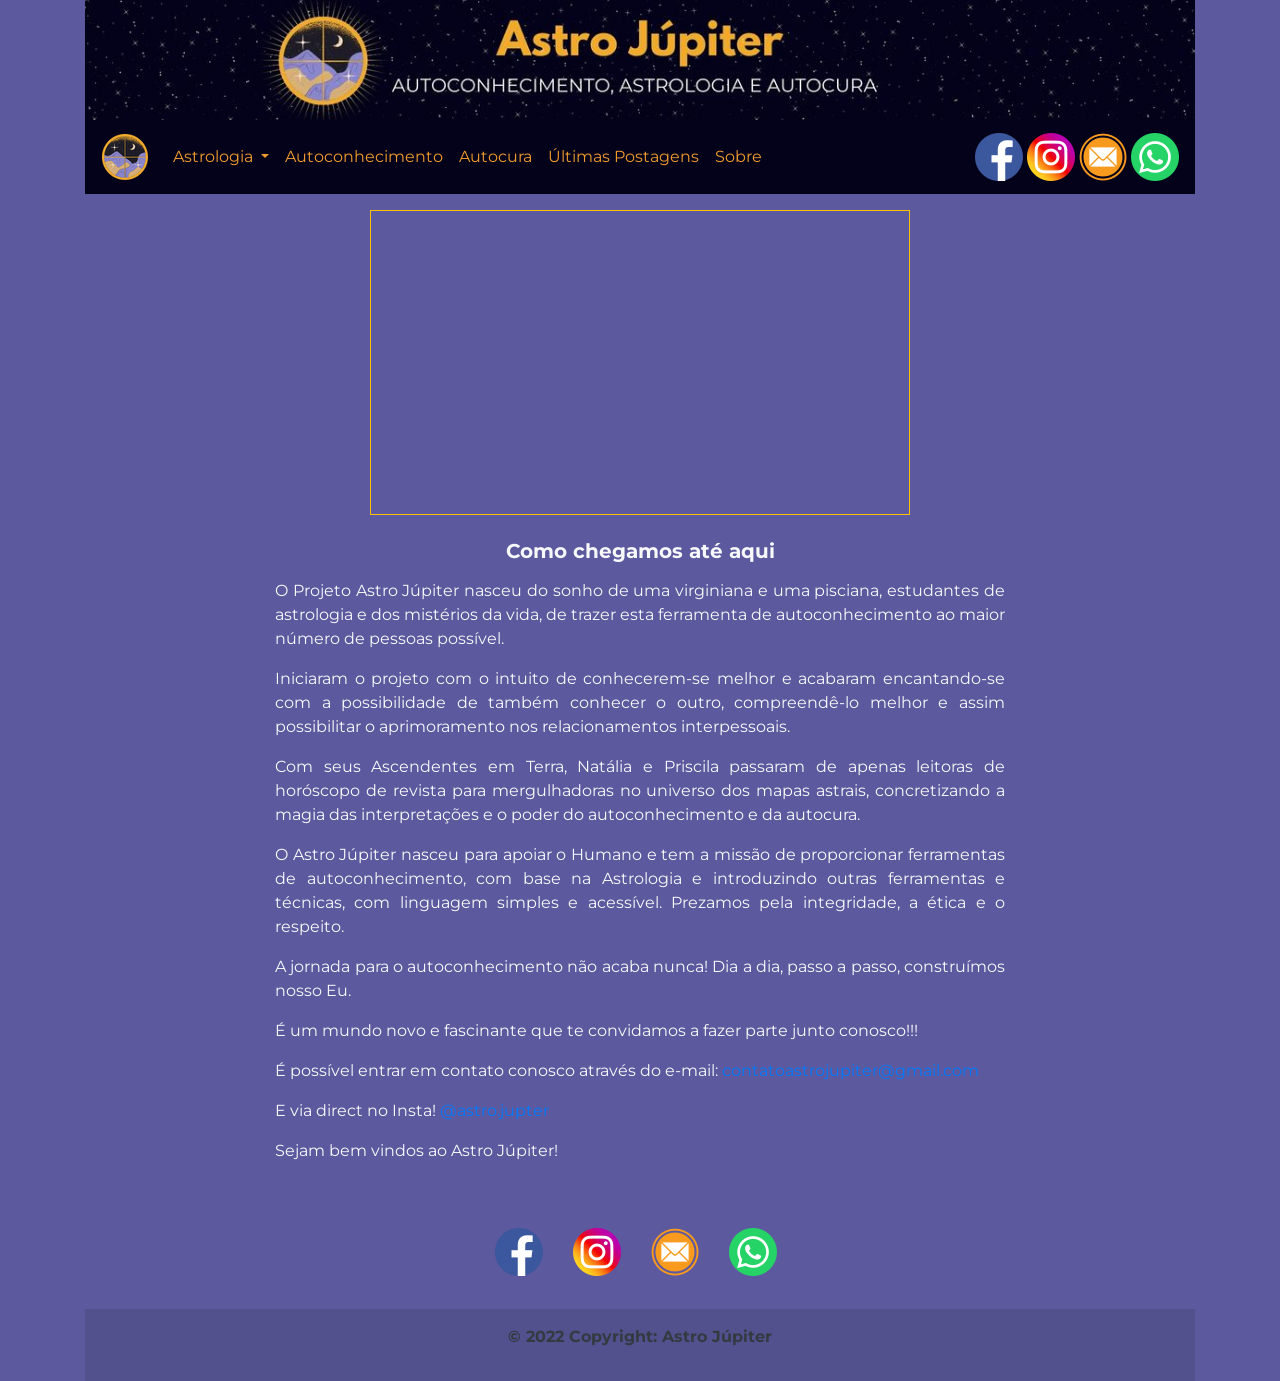
<file: astrojupiter/sobre.html>
<!DOCTYPE html>
<html lang="pt-br">

<head>
	<meta charset="UTF-8">
	<meta http-equiv="X-UA-Compatible" content="IE=edge">
	<meta name="viewport" content="width=device-width, initial-scale=1.0, shrink-to-fit=no">
	<meta name="description" content="Autoconhecimento Astrologia e Autocura">
	<meta name="keywords"
		content="autoconhecimento, astrologia, autocura, mapa astral, signos, zodiaco, mitologia, astro jupiter, planeta">
	<link rel="stylesheet" href="bootstrap/css/bootstrap.min.css">
	<link href="https://fonts.googleapis.com/css2?family=Montserrat&display=swap" rel="stylesheet">
	<link rel="shortcut icon" href="img/favicon.ico" type="image/x-icon">
	<link rel="stylesheet" href="style.css">
	<title>Sobre</title>
</head>

<body>
	<!-- BANNER TOPO -->
	<div class="container">
		<img src="img/banner-topo.jpg" alt="Banner Topo" class="img-fluid">

		<!-- FIM BANNER TOPO -->

		<!-- MENU -->
		<nav class="navbar navbar-expand-lg navbar-dark corDeFundo">
			<a class="navbar-brand" href="index.html"><img src="img/logo.png" alt="" class="fluid"></a>
			<button class="navbar-toggler" type="button" data-toggle="collapse" data-target="#conteudoNavbarSuportado"
				aria-controls="conteudoNavbarSuportado" aria-expanded="false" aria-label="Alterna navegação">
				<span class="navbar-toggler-icon"></span>
			</button>

			<div class="collapse navbar-collapse" id="conteudoNavbarSuportado">
				<ul class="navbar-nav mr-auto">
					<li class="nav-item dropdown">
						<a class="nav-link dropdown-toggle" href="#" id="navbarDropdown" role="button"
							data-toggle="dropdown" aria-haspopup="true" aria-expanded="false" style="color: #f19b2c;">
							Astrologia
						</a>
						<div class="dropdown-menu corDeFundo" aria-labelledby="navbarDropdown">
							<a class="dropdown-item" href="mapa-astral.html" style="color: #f19b2c;">Mapa Astral</a>
							<a class="dropdown-item" href="signos.html" style="color: #f19b2c;">Signos</a>
							<a class="dropdown-item" href="artigos.html" style="color: #f19b2c;">Artigos</a>
							<a class="dropdown-item" href="ebooks.html" style="color: #f19b2c;">E-Books</a>
						</div>
					</li>
					<li class="nav-item active">
						<a class="nav-link" href="autoconhecimento.html" style="color: #f19b2c;">Autoconhecimento<span
								class="sr-only"></span></a>
					</li>
					<li class="nav-item active">
						<a class="nav-link" href="autocura.html" style="color: #f19b2c;">Autocura<span
								class="sr-only"></span></a>
					</li>
					<li class="nav-item active">
						<a class="nav-link" href="posts.html" style="color: #f19b2c;">Últimas Postagens<span
								class="sr-only"></span></a>
					</li>
					<li class="nav-item active">
						<a class="nav-link" href="sobre.html" style="color: #f19b2c;">Sobre<span
								class="sr-only"></span></a>
				</ul>
			</div>
			<div>
				<a href="https://www.facebook.com/astro.jupter" target="_blank"><img src="img/facebook.png"
						alt="Facebook" title="Facebook" class="fluid"></a>
				<a href="https://www.instagram.com/astro.jupter/" target="_blank"><img src="img/instagram.png"
						alt="Instagram" title="Instagram" class="fluid"></a>
				<a href="mailto:contatoastrojupiter@gmail.com" target="_blank"><img src="img/email.png" alt="E-Mail"
						title="E-mail" class="fluid"></a>
				<a href="http://wa.me/+5511951454047" target="_blank"><img src="img/whatsapp.png" alt="Whatsapp"
						title="Whatsapp" class="fluid"></a>
			</div>
		</nav>
	</div>
	<!-- FIM MENU -->

	<!-- VIDEO -->
	<div class="container mt-3">
		<div class="row">
			<div class="col-sm-3">
			</div>
			<div class="col-sm-6">
				<div class="embed-responsive embed-responsive-16by9 border border-warning">
					<iframe class="embed-responsive-item" src="https://www.youtube.com/embed/pzTqz84ABLY"></iframe>
				</div>
			</div>
			<div class="col-sm-3">
			</div>
		</div>
	</div>
	<!-- FIM VIDEO -->

	<!-- TEXTO -->
	<div class="container mt-4">
		<div class="row">
			<div class="col-sm-2">
			</div>
			<div class="col-sm-8 text-justify text-light">
				<h5 class="text-center font-weight-bold mb-3">Como chegamos até aqui</h5>
				<p>O Projeto Astro Júpiter nasceu do sonho de uma virginiana e uma pisciana, estudantes de astrologia e
					dos mistérios da vida, de trazer esta ferramenta de autoconhecimento ao maior número de pessoas
					possível.
				</p>
				<p>Iniciaram o projeto com o intuito de conhecerem-se melhor e acabaram encantando-se com a
					possibilidade de também conhecer o outro, compreendê-lo melhor e assim possibilitar o aprimoramento
					nos relacionamentos interpessoais.
				</p>
				<p> Com seus Ascendentes em Terra, Natália e Priscila passaram de apenas leitoras de horóscopo de
					revista para mergulhadoras no universo dos mapas astrais, concretizando a magia das interpretações e
					o poder do autoconhecimento e da autocura.
				</p>
				<p>O Astro Júpiter nasceu para apoiar o Humano e tem a missão de proporcionar ferramentas de
					autoconhecimento, com base na Astrologia e introduzindo outras ferramentas e técnicas, com linguagem
					simples e acessível. Prezamos pela integridade, a ética e o respeito.
				</p>
				<p> A jornada para o autoconhecimento não acaba nunca! Dia a dia, passo a passo, construímos nosso Eu.
				</p>
				<p> É um mundo novo e fascinante que te convidamos a fazer parte junto conosco!!!
				</p>
				<p> É possível entrar em contato conosco através do e-mail: <a
						href="mailto:contatoastrojupiter@gmail.com">contatoastrojupiter@gmail.com</a>
				</p>
				<p> E via direct no Insta! <a
						href="https://www.instagram.com/accounts/login/?next=https%3A%2F%2Fwww.instagram.com%2Fastro.jupter%2F&source=direct"
						target="_blank">@astro.jupter</a>
				</p>
				<p> Sejam bem vindos ao Astro Júpiter!
				</p>
			</div>
			<div class="col-sm-2">
			</div>
		</div>
	</div>
	<!-- FIM TEXTO -->
	<!-- RODAPÉ -->
	<footer class="text-center container mt-3">
		<!-- Grid container -->
		<div class="container pt-4">
			<!-- Section: Social media -->
			<div class="mb-4">
				<!-- Facebook -->
				<a class="btn btn-link btn-floating btn-lg pl-2" href="https://www.facebook.com/astro.jupter"
					target="_blank" role="button" data-mdb-ripple-color="dark">
					<img src="img/facebook.png" alt="Facebook" title="Facebook">
				</a>

				<!-- Instagram -->
				<a class="btn btn-link btn-floating btn-lg pl-2" href="https://www.instagram.com/astro.jupter/"
					target="_blank" role="button" data-mdb-ripple-color="dark"><img src="img/instagram.png"
						alt="Instagram" title="Instagram"></a>

				<!-- E-mail -->
				<a class="btn btn-link btn-floating btn-lg pl-2" href="mailto:contatoastrojupiter@gmail.com"
					role="button" data-mdb-ripple-color="dark"><img src="img/email.png" alt="E-mail" title="E-mail"></a>

				<!-- Whatsapp -->
				<a class="btn btn-link btn-floating btn-lg pl-2" href="http://wa.me/+5511951454047" target="_blank"
					role="button" data-mdb-ripple-color="dark"><img src="img/whatsapp.png" alt="Whatsapp"
						title="Whatsapp"></a>

			</div>
			<!-- Section: Social media -->
		</div>
		<!-- Grid container -->

		<!-- Copyright -->
		<div class="text-center text-dark p-3 font-weight-bold fundoRodape">
			<p class="text-dark">© 2022 Copyright: Astro Júpiter</p>
		</div>
		<!-- Copyright -->
	</footer>
	<!-- FIM RODAPÉ -->
	<!-- JavaScript (Opcional) -->
	<!-- jQuery primeiro, depois Popper.js, depois Bootstrap JS -->
	<script src="bootstrap/jquery-3.3.1.slim.min.js"></script>
	<script src="bootstrap/popper.min.js"></script>
	<script src="bootstrap/js/bootstrap.min.js"></script>
</body>

</html>
</file>
<file: astrojupiter/style.css>
body{
    background-color: #5c599e; 
    font-family: 'Montserrat', sans-serif;
}

.corDeFundo{
    background-color: #04021b;
}

.corDaFonteBranca{
    color: #ffffff;
}

.corDaFonteAmarela{
    color: #f19b2c;
}

.fundoRodape{
    background-color: rgba(0, 0, 0, 0.1);
}

.lista{
    margin-top: 3em;
}
</file>
<file: carta/style.css>
/* layout */

@charset "utf-8";

* {
    margin: 0;
    padding: 0;
    border: 0;
}

.container {
    display: flex;
    flex-direction: column;
    justify-content: center;
    align-items: center;
    height: 100vh;
}

body {
    background-color: #f0f0f0;
    font-family: sans-serif;
    font-size: 1em;
}

button {
    padding: 10px 20px;
    background-color: #fff;
    border: 1px solid #000;
    font-size: 1.2em;
}

.carta {
    width: 250px;
    height: 350px;
    background-color: #fff;
    margin-bottom: 50px;
    border-radius: 10px;
    box-shadow: rgba(0,0,0,0.4) 0px 2px 4px, rgba(0,0,0,0.3) 0px 7px 13px -3px, rgba(0,0,0,0.2) 0px -3px 0px inset ;
    position: relative;
}

.canto {
    position: absolute;
    font-size: 2em;
    text-align: center;
}

#supEsq {
    top: 20px;
    left: 15px;
}

#infDir {
    bottom: 25px;
    right: 15px;
    transform: rotate(180deg);
}

.centro {
    display: flex;
    align-items: center;
    justify-content: center;
    height: 100%;
    font-size: 6em;
}
</file>
<file: etagas/style.css>
* {
    margin: 0;
    padding: 0;
}

body {
    font-family: sans-serif;
    font-size: 1em;
}

.container {
    margin: 0 auto;
    max-width: 400px;
    padding: 20px;
    text-align: right;
}

h1 {
    text-align: center;
    color: #4d4d4d;
}

h2 {
    font-size: 1.1em;
    font-weight: 400;
    background-color: #e5e5e5;
    padding: 2px;
    margin: 10px 0px;
}

p {
    font-size: 1.2em;
}

input {
    width: 70px;
    margin: 3px 0px 3px 15px;
    padding: 10px;   
    font-size: 1.2em;
    border: 1px solid #a1a1a1;
    border-radius: 5px;    
}

hr {
    margin: 10px 0px;
}

img {
    max-width: 100%;
}

#left {
    width: 70%;
}

td {
    vertical-align: top;
}
</file>
<file: roboticapratica/css/style.css>
/**
 Folha de estilo do site roboticapratica.com
 @author Professor José de Assis
 @link https://joseassis.com.br
*/

@import url("https://fonts.googleapis.com/css2?family=Open+Sans:ital,wght@0,300..800;1,300..800&display=swap");

@import url("https://fonts.googleapis.com/css2?family=Open+Sans:ital,wght@0,300..800;1,300..800&family=Orbitron:wght@400..900&display=swap");

/* LAYOUT >>>>>>>>>>>>>>>>>>>>>>>>>>>>>> */
:root {
    --branco: #ffffff;
    --gelo: #f1f3f4;
    --cinza: #535b57;
    --cinzaClaro: #a1a1a1;
    --cinzaMedio: #4D4D4D;
    --cinzaEscuro: #3c3c3c;
    --preto: #000000;
    --laranja: #faa300;
    --vermelho: #cc280f;
}

/* CSS Reset */
* {
    margin: 0;
    padding: 0;
    border: 0;
}

/* Scroll suave */
html {
    scroll-behavior: smooth;
}

/* Estrutura do site */
body {
    font-family: "Open Sans", sans-serif;
    font-size: 1em;
}

h1,
h2,
h3,
h4 {
    font-family: "Orbitron", sans-serif;
}

.Container {
    margin: 0 auto;
    padding: 50px 15px 50px 15px;
}

.Flex,
.FlexCard,
.FlexMenu,
.FlexPage,
.FlexSection {
    display: flex;
}

.Flex,
.FlexPage {
    flex-direction: column;
}

.FlexCard {
    flex-wrap: wrap;
    justify-content: space-evenly;
}

.FlexMenu,
.FlexMenu {
    justify-content: space-between;
}

.FlexSection {
    align-items: center;
}

.Linha {
    border: 1px solid var(--gelo);
    background-color: var(--cinzaClaro);
    width: 90%;
    height: 1px;
    padding: 0px;
}

/* Cartões */
.Card {
    margin-top: 30px;
    width: 338px;
    height: 520px;
    background-color: var(--gelo);
    border: 1px solid var(--cinzaClaro);
    border-radius: 25px;
    text-align: center;
}

.Card img {
    border-radius: 25px 25px 0px 0px;
}

.Card h3 {
    margin: 15px 30px 0px 30px;
}

.Card p {
    padding: 10px 15px 50px 15px;
    text-align: left;
    color: var(--cinzaEscuro);
}

.pixCard {
    background-color: var(--branco);
    padding: 1px 6px;
    font-weight: 600;
}

/* Botão */
.Button {
    text-decoration: none;
    background-color: var(--vermelho);
    color: var(--branco);
    padding: 10px 100px;
    border-radius: 25px;
    font-size: 1.2em;
    font-weight: 600;
}

/* Banner de páginas */
.BannerPaginas {
    height: 35vh;
    background: url(../img/banner.jpg);
    background-size: cover;
    background-position: center;
    text-align: center;
}

.BannerPaginas h1 {
    color: var(--gelo);
    font-weight: 600;
    font-size: 2.75em;
    text-shadow: #000 0.05em 0.05em 0.05em;
}

/* Topo do site */
#topo {
    position: fixed;
    right: 10px;
    bottom: 10px;
    z-index: 2;
}

/* LAYOUT <<<<<<<<<<<<<<<<<<<<<<<<<<<<<< */


/* Smartphone portrait >>>>>>>>>>>>>>>>> */
/* Cabeçalho */
header {
    height: 80px;
}

#logo img {
    width: 265px;
    height: 60.88px;
    margin: 10px 0px 0px 10px;
}

/* Menu */
#check {
    display: none;
}

label {
    font-size: 3em;
    position: fixed;
    top: 20px;
    right: 15px;
    color: rgba(60, 60, 60, 0.6);
    z-index: 2;
}

nav ul {
    list-style: none;
    background-color: rgba(60, 60, 60, 0.9);
    height: 100vh;
    position: fixed;
    top: 80px;
    right: -70%;
    width: 70%;
    transition: all 0.5s;
    z-index: 1;
}

#check:checked~ul {
    right: 0;
}

nav ul li {
    border-bottom: 0.5px solid var(--cinzaClaro);
    text-align: right;
    padding: 15px;

}

#s1,
#s2,
#s3,
#s4 {
    display: none;
}

nav ul li a {
    text-decoration: none;
    color: var(--gelo)
}

/* Destaque */
#destaque {
    position: relative;
    height: 55vh;
}

#destaque video {
    width: 100%;
    height: 100%;
    object-fit: cover;
}

.Banner {
    display: none;
}

/* Introdução */
#intro {
    background: url(../img/fundo.png);
    background-size: cover;
    background-position: center;
}

#destaqueIntro {
    display: none;
}

#textoIntro {
    color: var(--branco);
}

.TopicosIntro {
    margin-top: 10px;
}

.TopicosIntro img {
    margin-right: 20px;
}

#textoIntro h1,
#textoYoutube h2 {
    font-weight: 500;
    font-size: 1.4em;
    margin-bottom: 10px;
}

/* YouTube */
#youtube {
    background: url(../img/banner.jpg);
    background-size: cover;
    background-position: center;
    color: var(--branco)
}

#imagemYoutube {
    display: none;
}

#textoYoutube p {
    margin-bottom: 35px;
    text-shadow: 0px 5px 10px var(--cinza),
        0px 10px 10px rgba(0, 0, 0, 0.15),
        0px 15px 15px rgba(0, 0, 0, 0.1),
        0px 20px 20px rgba(0, 0, 0, 0.1);
}

.Destacado {
    font-weight: 700;
}

#youtube .Button {
    padding: 10px 20px;
    background-color: var(--gelo);
    color: var(--cinzaEscuro);
    font-size: 1em;
}

/* projetos */
#projetos h2 {
    text-align: center;
    font-weight: 500;
    font-size: 1.4em;
    margin-bottom: 20px;
}

#destacado2 {
    color: var(--vermelho);
    font-weight: 600;
}

/* Rodapé */
footer {
    background-color: var(--cinzaEscuro);
    text-align: center;
}

#social {
    margin-bottom: 25px;
}

#copyright p {
    color: var(--gelo)
}

/*** Página sobre ***/

.TextoSobre h2 {
    margin: 20px 0px;
    font-size: 1.5em;
    font-weight: 600;
}

.TextoSobre h3 {
    margin: 20px 0px;
    font-size: 1.2em;
    font-weight: 500;
}

.TextoSobre ol {
    margin-left: 20px;
}

.TextoSobre h4 {
    margin-top: 15px;
    font-weight: 400;
    font-size: 1em;
}

/*** Página apoio ***/
#cafe h2 {
    font-size: 1.5em;
    font-weight: 600;
}

#cafe h3,
h4 {
    margin-top: 15px;
    font-size: 1.2em;
    font-weight: 500;
}

#cafe h3 {
    font-size: 1.2em;
    font-weight: 500;
}

#cafe h4 {
    font-weight: 400;
    font-size: 1em;
}

#pix {
    font-weight: 600;
    font-size: 1.1em;
    background-color: var(--gelo);
    width: 238px;
    padding: 1px 10px;
    border: 1px solid var(--cinzaClaro);
    margin-top: 5px;
}

/*** Página Índice de projetos ***/
#indice {
    background-color: var(--gelo);
}

.CardProject {
    margin-top: 30px;
    width: 338px;
    height: 260px;
    box-shadow: rgba(0, 0, 0, 0.16) 0px 3px 6px, rgba(0, 0, 0, 0.23) 0px 3px 6px;
    display: flex;
    flex-direction: column;
    justify-content: center;
    text-align: center;
    background-color: var(--branco);
}

.CardProject a {
    text-decoration: none;
    color: var(--cinzaEscuro);
}

.CardProject h3 {
    color: var(--vermelho);
    margin-top: 20px;
    font-weight: 500;
}

.CardProject p {
    padding: 15px;
}

/*** Páginas de conteúdo ***/
#conteudo h2 {
    font-family: "Open Sans", sans-serif;
    font-weight: 600;
    font-size: 1.5em;
    margin-bottom: 8px;
}

.Video iframe {
    margin-top: 15px;
    width: 340px;
    height: 191px;
    border: 0;
}

#conteudo h3 {
    font-family: "Open Sans", sans-serif;
    font-weight: 500;
    font-size: 1.25em;
    margin: 25px 0px 10px 0px;
}

#conteudo img {
    max-width: 100%;
}

#conteudo ul li {
    margin-left: 20px;
}

#conteudo a {
    text-decoration: none;
}

#pasta {
    width: 125px;
    height: 106px;
}

/* Smartphone portrait <<<<<<<<<<<<<<<<< */


/* Smartphone landscape >>>>>>>>>>>>>>>> */
@media (min-width: 576px) {

    /* Layout */
    .Container {
        max-width: 540px;
    }

    .Flex {
        flex-direction: row-reverse;
        justify-content: space-between;
        align-items: center;
    }

    /* Banner de páginas */
    .BannerPaginas h1 {
        margin: 0;
    }

    /* Cabeçalho */
    header {
        max-width: 540px;
        margin: 0 auto;
    }

    /* Rodapé */
    #social {
        margin: 0;
    }

    /*** Páginas de conteúdo ***/
    .Video iframe {
        width: 560px;
        height: 315px;
    }
}

/* Smartphone landscape <<<<<<<<<<<<<<<< */


/* Tablet portrait >>>>>>>>>>>>>>>>>>>>> */
@media (min-width: 768px) {

    /* Layout */
    .Container {
        max-width: 720px;
    }

    /* Cabeçalho */
    header {
        max-width: 720px;
        height: 100px;
    }

    #logo img {
        width: 353.34px;
        height: 81.2px;
        margin: 10px 0px 0px 0px;
    }

    /* Menu */
    label {
        font-size: 4em;
        top: 25px;
        right: 5px;
    }

    nav ul {
        top: 100px;
        right: -50%;
        width: 50%;
    }

    /* Destaque */
    .Banner {
        display: block;
        position: absolute;
        bottom: 0;
        background: rgba(0, 0, 0, 0.5);
        width: 100%;
        color: var(--branco);
    }

    #slogan {
        font-family: "Orbitron", sans-serif;
        font-size: 1.75em;
    }

    #textoDestaque {
        margin-bottom: 10px;
    }

    /* Projetos */
    #projetos h2 {
        font-size: 1.5em;
    }
}

/* Tablet portrait <<<<<<<<<<<<<<<<<<<<< */


/* Tablet landscape >>>>>>>>>>>>>>>>>>>> */
@media (min-width: 992px) {

    /* Layout */
    .Container {
        max-width: 960px;
    }

    /* Cabeçalho */
    header {
        max-width: 992px;
    }

    /* Introdução */
    #destaqueIntro {
        display: inline;
    }

    #destaqueIntro img {
        margin-right: 50px;
        border-radius: 50%;
    }

    /* Youtube */
    #textoYoutube p {
        margin-right: 60px;
        text-shadow: none;
    }

    #imagemYoutube {
        display: inline;
    }

    #imagemYoutube img {
        width: 200px;
        height: 200px;
    }

    /* Projetos */
    #projetos h2 {
        font-size: 2em;
    }

    /*** Página Sobre ***/
    .FlexPage {
        flex-direction: row;
    }

    .ImagemSobre {
        margin-right: 50px;
    }

    .ImagemSobre img {
        width: 256px;
        height: 256px;
    }
}

/* Tablet landscape <<<<<<<<<<<<<<<<<<<< */


/* PCs ou notebooks HD >>>>>>>>>>>>>>>>> */
@media (min-width: 1200px) {

    /* Layout */
    .Container {
        max-width: 1140px;
    }

    /* Cabeçalho */
    header {
        max-width: 1140px;
        height: 125px;
    }

    #logo img {
        width: 424px;
        height: 97.4px;
    }

    /* Menu */
    label {
        display: none;
    }

    nav ul {
        width: 100%;
        position: static;
        height: auto;
        background-color: var(--branco);
        margin-top: 51px;
    }

    nav ul li {
        border: 0;
        float: left;
    }

    nav ul li a {
        color: var(--cinzaEscuro);
        font-weight: 500;
    }

    /* Destacar link ativo do menu */
    #index span#s1,
    #sobre span#s2,
    #projetos span#s3,
    #apoio span#s4 {
        display: inline;
        color: var(--vermelho);
    }

    /* Destaque */
    #destaque {
        height: 75vh;
    }

    #slogan {
        font-size: 2em;
        font-weight: 400;
    }

    #textoDestaque {
        font-size: 1.1em;
    }

    /* Introdução */
    #intro {
        background-attachment: fixed;
    }

    #textoIntro h1 {
        font-size: 2em;
    }

    #textoIntro p {
        font-size: 1.25em;
    }

    /* Youtube */
    #textoYoutube h2 {
        font-size: 2em;
    }

    #textoYoutube p {
        font-size: 1.25em;
        margin-bottom: 50px;
    }

    #imagemYoutube img {
        margin-left: 100px;
    }

    /* Projetos */
    #projetos h2 {
        font-size: 2.5em;
        font-weight: 500;
    }
}

/* PCs ou notebooks HD <<<<<<<<<<<<<<<<< */


/* PCs ou notebooks Full HD+ >>>>>>>>>>> */
@media (min-width: 1400px) {

    /* Cabeçalho */
    header {
        height: 150px;
    }

    #logo img {
        width: 530px;
        height: 121.75px;
    }
}

/* PCs ou notebooks Full HD+ <<<<<<<<<<< */
</file>
